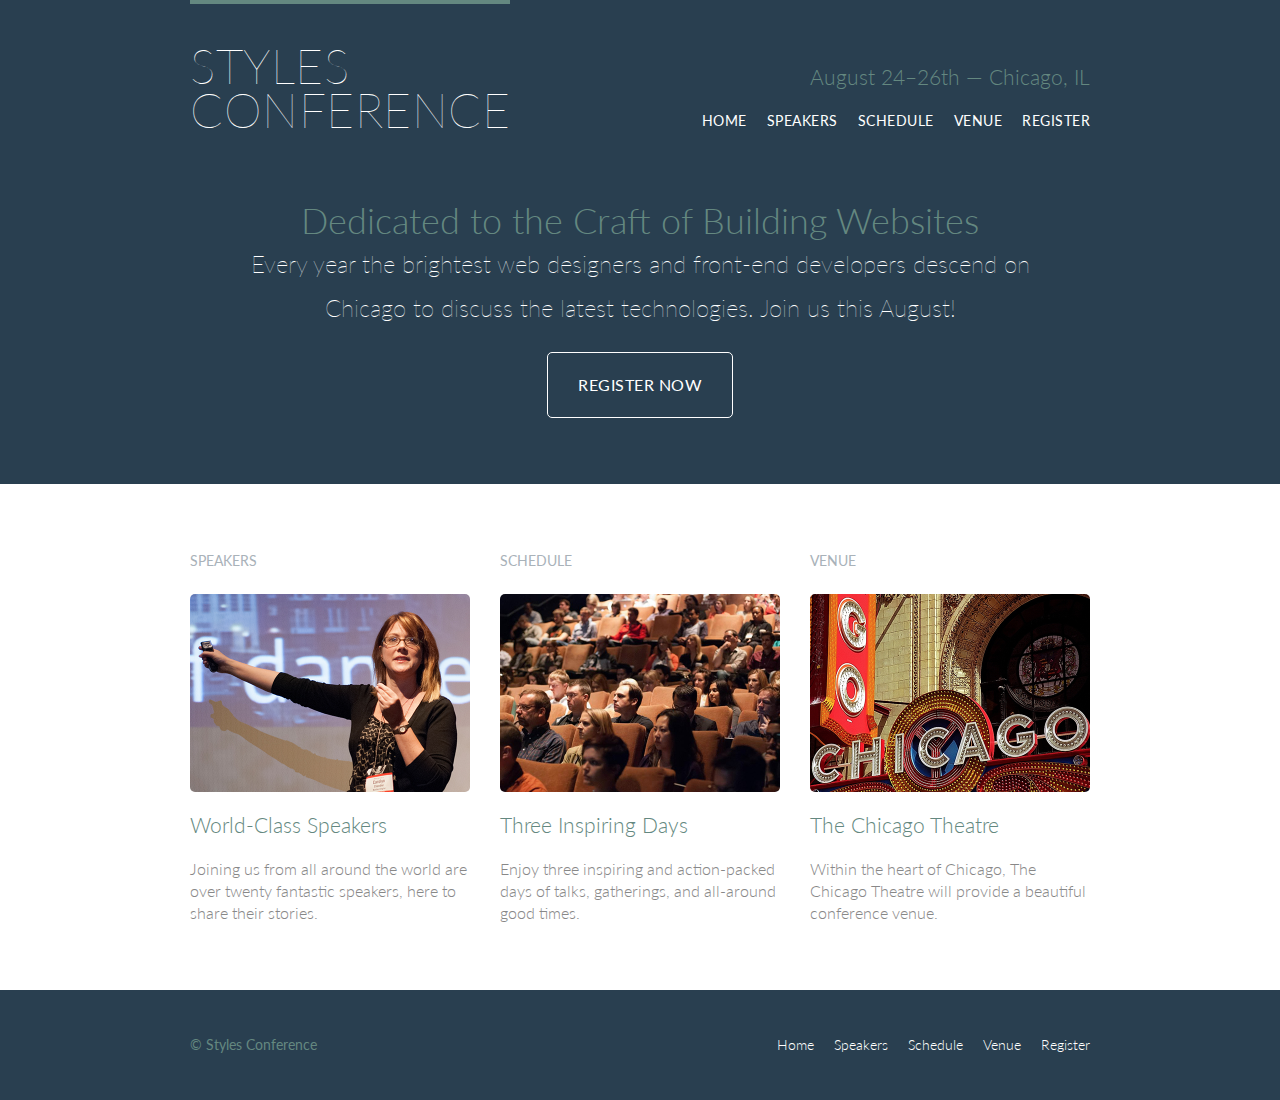
<file: styles- conference/index.html>
<!DOCTYPE html>
<html>
    <head>
        <meta charset="utf-8">
        <title>Styles Conference</title>
        <link rel="stylesheet" href="assets/stylesheets/main.css">
        <link href="https://fonts.googleapis.com/css2?family=Lato:wght@100;300;400&display=swap" rel="stylesheet">
    </head>

    <body>
        <header class="primary-header container group">
            <h1 class="logo">
                <a href="index.html">Styles <br> Conference</a>
            </h1>
            
            <h3 class="tagline">August 24&ndash;26th &mdash; Chicago, IL</h3>
    
            <nav class="nav primary-nav">
                <ul>
                    <li><a href="index.html">Home</a></li><!--
                    --><li><a href="speakers.html">Speakers</a></li><!--
                    --><li><a href="schedule.html">Schedule</a></li><!--
                    --><li><a href="Venue.html">Venue</a></li><!--
                    --><li><a href="register.html">Register</a></li>
                </ul>
            </nav>
        </header>
    
        <section class="hero container" >
            <h2>Dedicated to the Craft of Building Websites</h2>
            <p>Every year the brightest web designers and front-end developers descend on Chicago to discuss the latest technologies. Join us this August!</p>
    
            <a class="btn btn-alt" href="register.html">Register Now</a>
        </section>
    
        <section class="row">
            <div class="grid">
    
                <!-- Speakers -->
        
                <section class="teaser col-1-3">
                    <h5>Speakers</h5>
                    <a href="speakers.html">
                        <img src="assets/images/home/speakers.jpg" alt="Professional Speaker">
                        <h3>World-Class Speakers</h3>
                    </a>
                    <p>Joining us from all around the world are over twenty fantastic speakers, here to share their stories.</p>
                </section><!--
        
                    Schedule
        
                --><section class="teaser col-1-3">
                    <h5>Schedule</h5>
                    <a href="schedule.html">
                        <img src="assets/images/home/schedule.jpg" alt="Schedule">
                        <h3>Three Inspiring Days</h3>
                    </a>
                    
                    <p>Enjoy three inspiring and action-packed days of talks, gatherings, and all-around good times.</p>
                </section><!--
        
                    Venue
                    
                --><section class="teaser col-1-3">
                    <h5>Venue</h5>
                    <a href="venue.html">
                        <img src="assets/images/home/venue.jpg" alt="Venue">
                        <h3>The Chicago Theatre</h3>
                    </a>
                    
                    <p>Within the heart of Chicago, The Chicago Theatre will provide a beautiful conference venue.</p>
                </section>
            </div>
        </section>
    
        <footer class="primary-footer container group">
            <small>&copy; Styles Conference</small>
    
            <nav class="nav">
                <ul>
                    <li><a href="index.html">Home</a></li><!--
                    --><li><a href="speakers.html">Speakers</a></li><!--
                    --><li><a href="schedule.html">Schedule</a></li><!--
                    --><li><a href="Venue.html">Venue</a></li><!--
                    --><li><a href="register.html">Register</a></li>
                </ul>
            </nav>
        </footer>    
    </body>
</html>
</file>
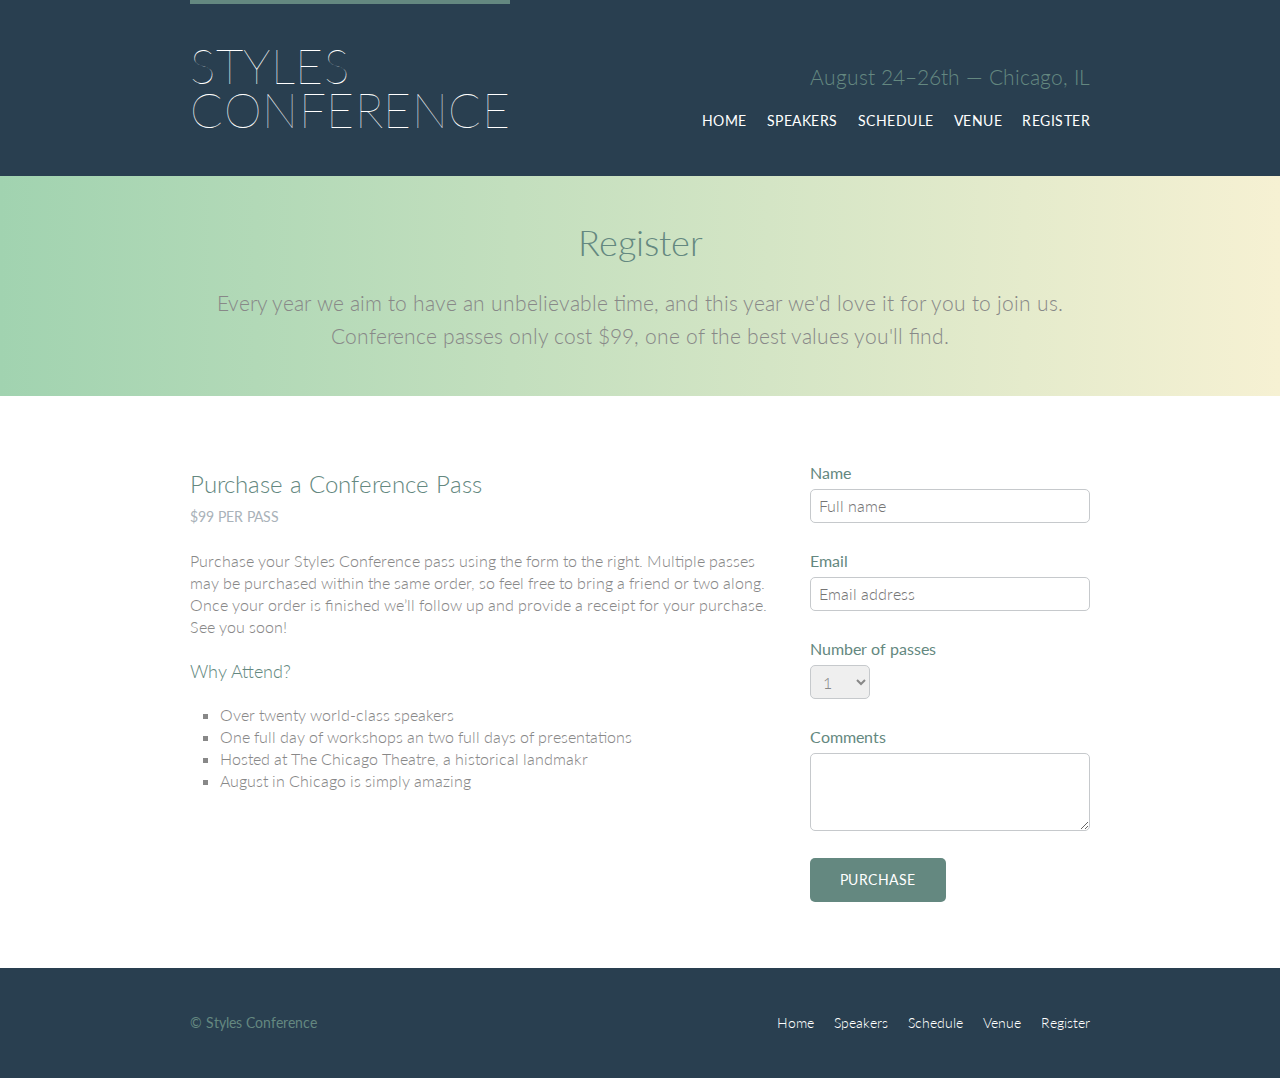
<file: styles- conference/register.html>
<!DOCTYPE html>
<html>
    <head>
        <meta charset="utf-8">
        <title>Styles Conference - Register</title>
        <link rel="stylesheet" href="assets/stylesheets/main.css">
        <link href="https://fonts.googleapis.com/css2?family=Lato:wght@100;300;400&display=swap" rel="stylesheet">
    </head>

    <body>
        <header class="primary-header container group">
            <h1 class="logo">
                <a href="index.html">Styles <br> Conference</a>
            </h1>
            <h3 class="tagline">August 24&ndash;26th &mdash; Chicago, IL</h3>
    
            <nav class="nav primary-nav">
                <ul>
                    <li><a href="index.html">Home</a></li><!--
                    --><li><a href="speakers.html">Speakers</a></li><!--
                    --><li><a href="schedule.html">Schedule</a></li><!--
                    --><li><a href="Venue.html">Venue</a></li><!--
                    --><li><a href="register.html">Register</a></li>
                </ul>
            </nav>
        </header>

        <section class="row-alt">
            <div class="lead container">
                <h1>Register</h1>

                <p>Every year we aim to have an unbelievable time, and this year we'd love it for you to join us. Conference passes only cost $99, one of the best values you'll find.</p>
            </div>
        </section>

        <section class="row">
            <div class="grid">

                <section class="col-2-3">
                    
                    <h2>Purchase a Conference Pass</h2>
                    <h5>$99 per Pass</h5>

                    <p>Purchase your Styles Conference pass using the form to the right. Multiple passes may be purchased within the same order, so feel free to bring a friend or two along. Once your order is finished we&#8217;ll follow up and provide a receipt for your purchase. See you soon!</p>

                    <h4>Why Attend?</h4>

                    <ul class="why-attend">
                        <li>Over twenty world-class speakers</li>
                        <li>One full day of workshops an two full days of presentations</li>
                        <li>Hosted at The Chicago Theatre, a historical landmakr</li>
                        <li>August in Chicago is simply amazing</li>
                    </ul>

                </section><!--

                --><form class="col-1-3" action="#" method="post">

                    <fieldset class="register-group">

                        <label>
                            Name
                            <input type="text" name="name" placeholder="Full name" required>
                        </label>

                        <label>
                            Email
                            <input type="email" name="email" placeholder="Email address" required>
                        </label>

                        <label>
                            Number of passes
                            <select name="quantity" required>
                                <option value="1" selected>1</option>
                                <option value="2">2</option>
                                <option value="3">3</option>
                                <option value="4">4</option>
                                <option value="5">5</option>
                            </select>
                        </label>

                        <label>
                            Comments
                            <textarea name="comments"></textarea>
                        </label>
                    </fieldset>

                    <input class="btn btn-default" type="submit" name="submit" value="Purchase">

                </form>
            </div>
        </section>
    
        <footer class="primary-footer container group">
            <small>&copy; Styles Conference</small>
    
            <nav class="nav">
                <ul>
                    <li><a href="index.html">Home</a></li><!--
                    --><li><a href="speakers.html">Speakers</a></li><!--
                    --><li><a href="schedule.html">Schedule</a></li><!--
                    --><li><a href="Venue.html">Venue</a></li><!--
                    --><li><a href="register.html">Register</a></li>
                </ul>
            </nav>
        </footer>
    </body>
</html>
</file>
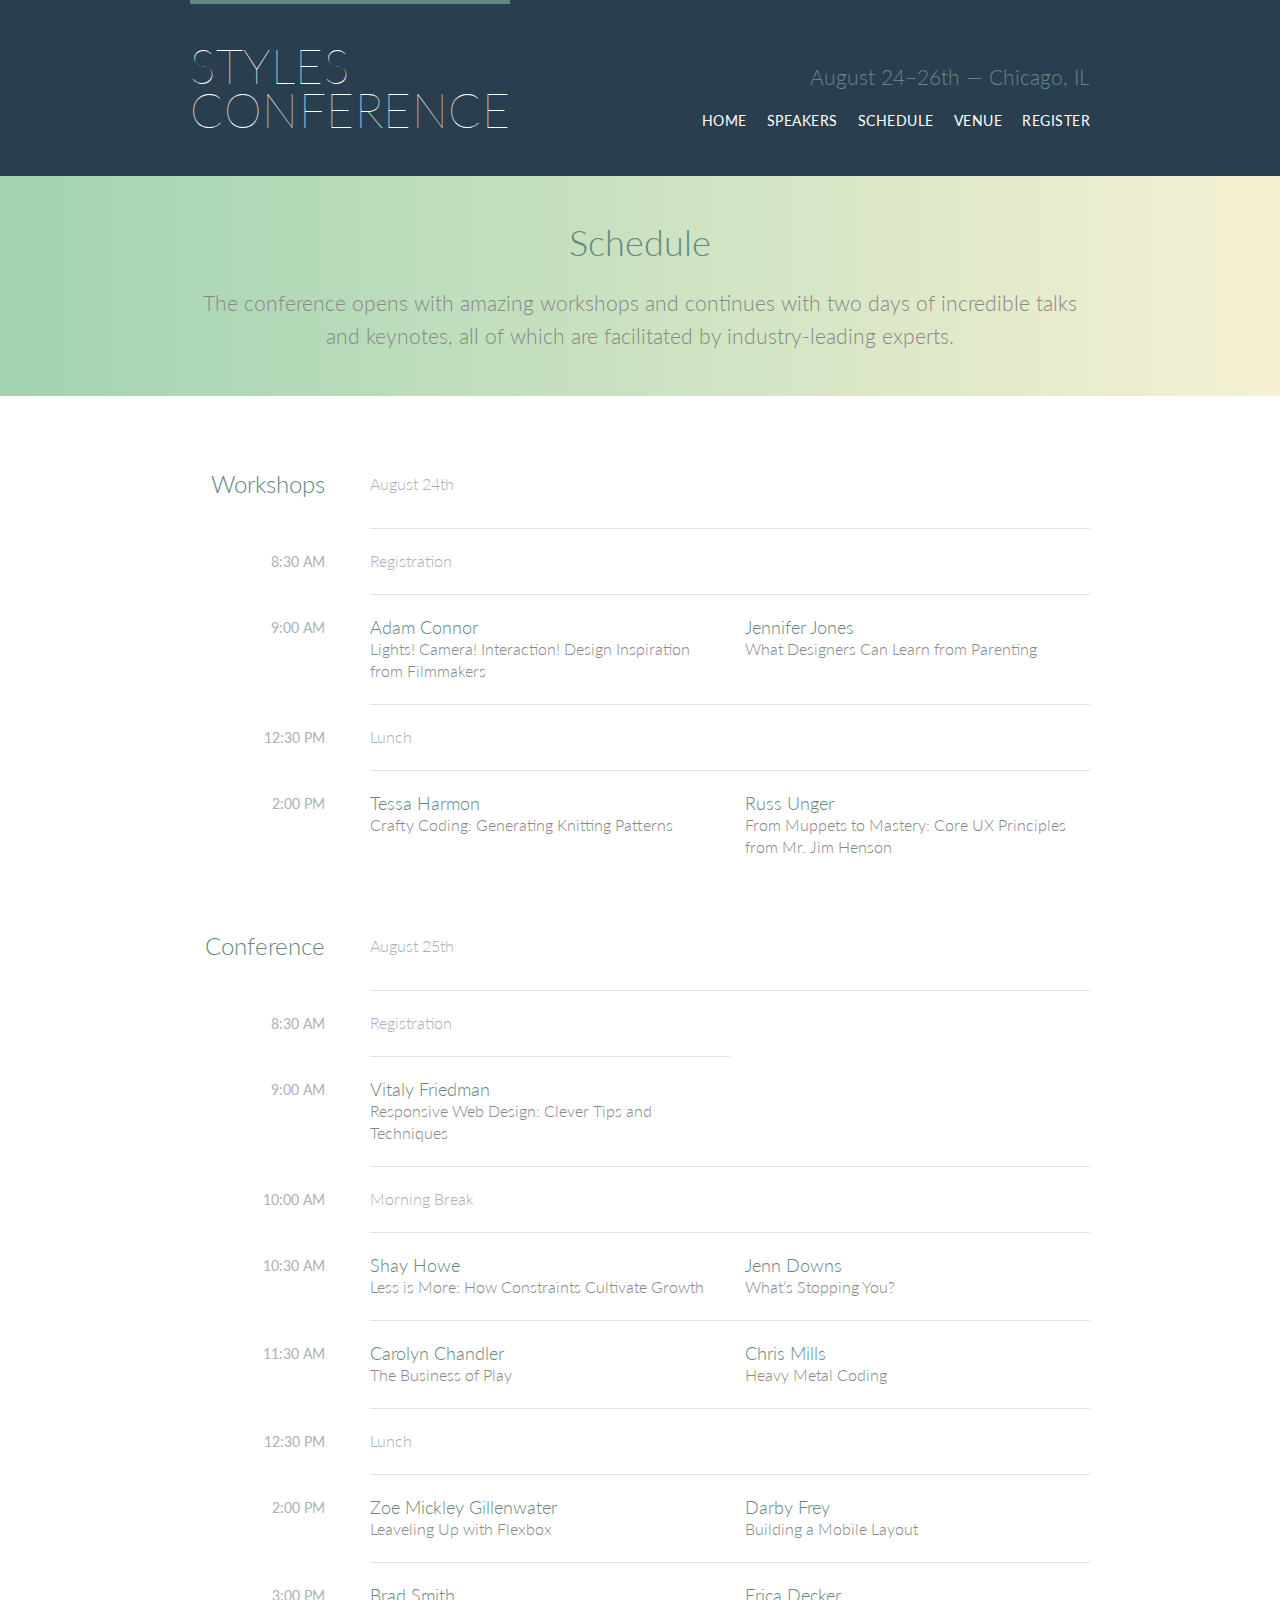
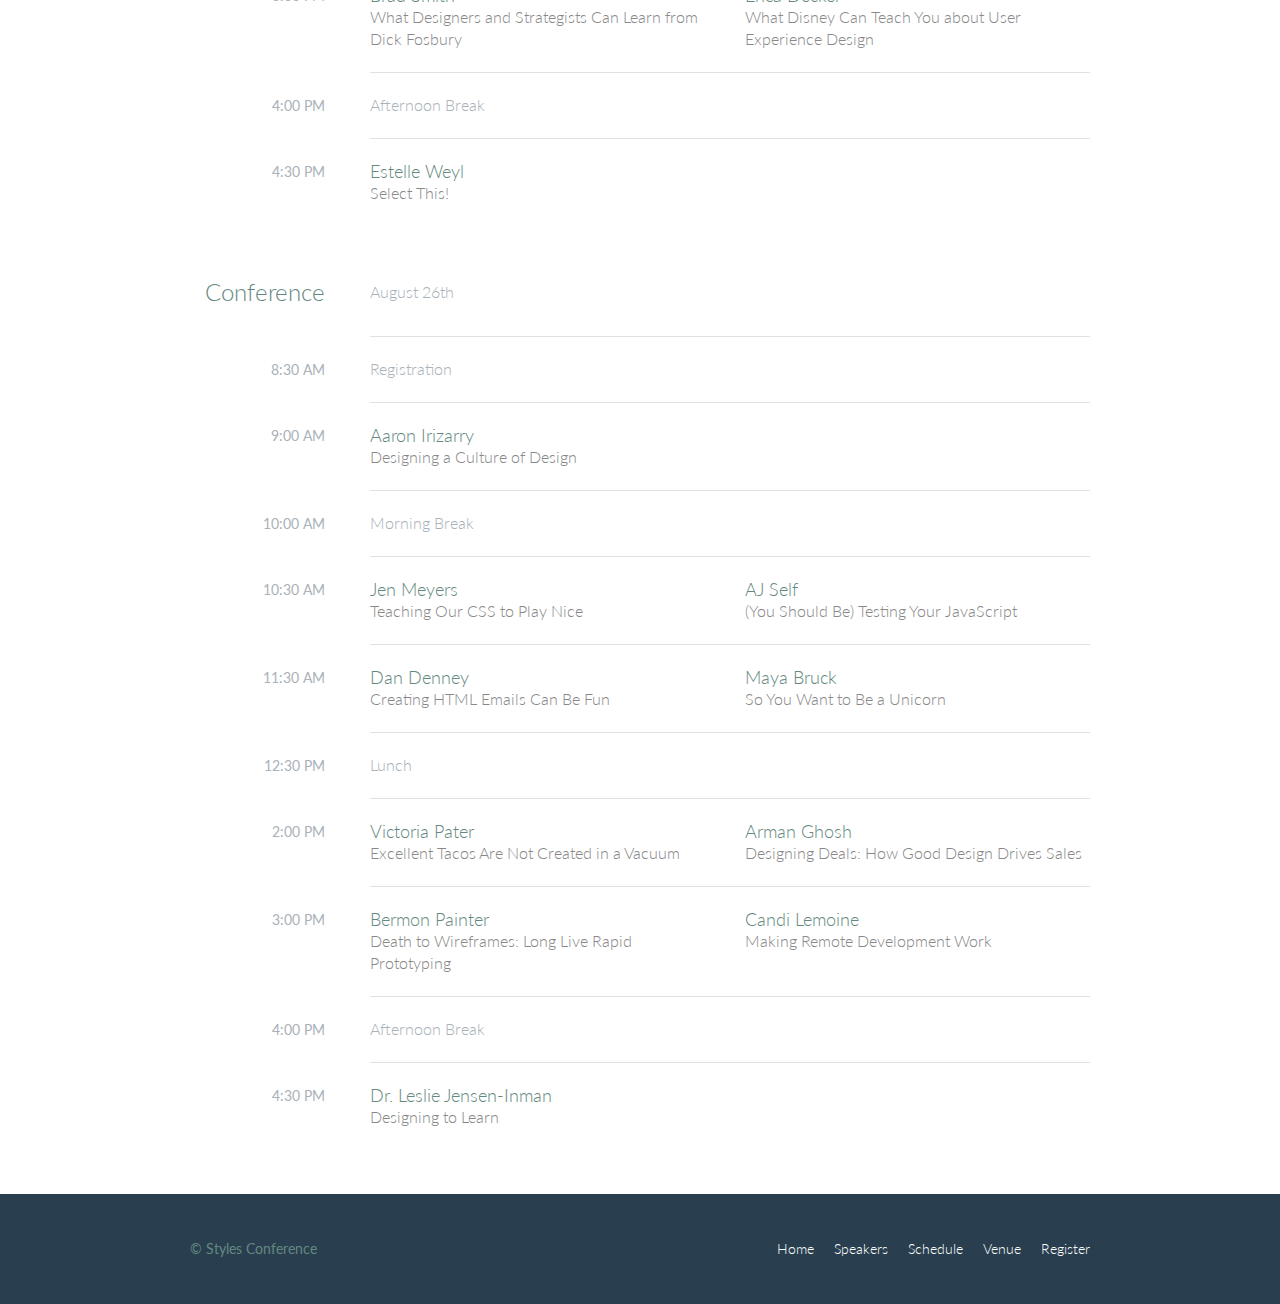
<file: styles- conference/schedule.html>
<!DOCTYPE html>
<html>
    <head>
        <meta charset="utf-8">
        <title>Speakers Conference - Schedule</title>
        <link rel="stylesheet" href="assets/stylesheets/main.css">
        <link href="https://fonts.googleapis.com/css2?family=Lato:wght@100;300;400&display=swap" rel="stylesheet">
    </head>

    <body>
        <header class="primary-header container group">
            <h1 class="logo">
                <a href="index.html">Styles <br> Conference</a>
            </h1>
            <h3 class="tagline">August 24&ndash;26th &mdash; Chicago, IL</h3>
        
            <nav class="nav primary-nav">
                <ul>
                    <li><a href="index.html">Home</a></li><!--
                    --><li><a href="speakers.html">Speakers</a></li><!--
                    --><li><a href="schedule.html">Schedule</a></li><!--
                    --><li><a href="Venue.html">Venue</a></li><!--
                    --><li><a href="register.html">Register</a></li>
                </ul>
            </nav>
        </header>

        <section class="row-alt">
            <div class="lead container">
                <h1>Schedule</h1>

                <p>The conference opens with amazing workshops and continues with two days of incredible talks and keynotes, all of which are facilitated by industry-leading experts.</p>
            </div>
        </section>

        <section class="row">
            <div class="container">

                <table>
                    <thead>
                        <tr>
                            <th scope="row">
                                Workshops
                            </th>
                            <td class="schedule-offset" colspan="2">
                                August 24th
                            </td>
                        </tr>
                    </thead>
                    <tbody>
                        <tr>
                            <th scope="row">
                                <time datetime="08:30:00">8:30 AM</time>
                            </th>
                            <td class="schedule-offset" colspan="2">
                                Registration
                            </td>
                        </tr>
                        <tr>
                            <th scope="row">
                                <time datetime="09:00:00">9:00 AM</time>
                            </th>
                            <td>
                                <a href="speakers.html#adam-connor">
                                    <h4>Adam Connor</h4>
                                    Lights! Camera! Interaction! Design Inspiration from Filmmakers
                                </a>
                            </td>
                            <td>
                                <a href="speakers.html#jennifer-jones">
                                    <h4>Jennifer Jones</h4>
                                    What Designers Can Learn from Parenting
                                </a>
                            </td>
                        </tr>
                        <tr>
                            <th scope="row">
                                <time datetime="12:30:00">12:30 PM</time>
                            </th>
                            <td class="schedule-offset" colspan="2">
                                Lunch
                            </td>
                        </tr>
                        <tr>
                            <th scope="row">
                                <time datetime="14:00">2:00 PM</time>
                            </th>
                            <td>
                                <a href="speakers.html#tessa-harmon">
                                    <h4>Tessa Harmon</h4>
                                    Crafty Coding: Generating Knitting Patterns
                                </a>
                            </td>
                            <td>
                                <a href="speakers.html#russ-unger">
                                    <h4>Russ Unger</h4>
                                    From Muppets to Mastery: Core UX Principles from Mr. Jim Henson
                                </a>
                            </td>
                        </tr>
                    </tbody>
                </table>

                <table>
                    <thead>
                        <tr>
                            <th scope="row">
                                Conference
                            </th>
                            <td class="schedule-offset" colspan="2">
                                August 25th
                            </td>
                        </tr>
                    </thead>
                    <tbody>
                        <tr>
                            <th scope="row">
                                <time datetime="08:30:00">8:30 AM</time>
                            </th>
                            <td class="schedule-offset" colspan="2">
                                Registration
                            </td>
                        </tr>
                        <tr>
                            <th scope="row">
                                <time datetime="09:00:00">9:00 AM</time>
                            </th>
                            <td>
                                <a href="speakers.html#vitaly-friedman">
                                    <h4>Vitaly Friedman</h4>
                                    Responsive Web Design: Clever Tips and Techniques
                                </a>
                            </td>
                        </tr>
                        <tr>
                            <th scope="row">
                                <time datetime="10:00:00">10:00 AM</time>
                            </th>
                            <td class="schedule-offset" colspan="2">
                                Morning Break
                            </td>
                        </tr>
                        <tr>
                            <th scope="row">
                                <time datetime="10:30:00">10:30 AM</time>
                            </th>
                            <td>
                                <a href="speakers.html#shay-howe">
                                    <h4>Shay Howe</h4>
                                    Less is More: How Constraints Cultivate Growth
                                </a>
                            </td>
                            <td>
                                <a href="speakers.html#jenn-downs">
                                    <h4>Jenn Downs</h4>
                                    What&#8217;s Stopping You?
                                </a>
                            </td>
                        </tr>
                        <tr>
                            <th scope="row">
                                <time datetime="11:30:00">11:30 AM</time>
                            </th>
                            <td>
                                <a href="speakers.html#carolyn-chandler">
                                    <h4>Carolyn Chandler</h4>
                                    The Business of Play
                                </a>
                            </td>
                            <td>
                                <a href="speakers.html#chris-mills">
                                    <h4>Chris Mills</h4>
                                    Heavy Metal Coding
                                </a>
                            </td>
                        </tr>
                        <tr>
                            <th scope="row">
                                <time datetime="12:30:00">12:30 PM</time>
                            </th>
                            <td class="schedule-offset" colspan="2">
                                Lunch
                            </td>
                        </tr>
                        <tr>
                            <th scope="row">
                                <time datetime="14:00">2:00 PM</time>
                            </th>
                            <td>
                                <a href="speakers.html#zoe-mickley-gillenwater">
                                    <h4>Zoe Mickley Gillenwater</h4>
                                    Leaveling Up with Flexbox
                                </a>
                            </td>
                            <td>
                                <a href="speakers.html#darby-frey">
                                    <h4>Darby Frey</h4>
                                    Building a Mobile Layout
                                </a>
                            </td>
                        </tr>
                        <tr>
                            <th scope="row">
                                <time datetime="15:00:00">3:00 PM</time>
                            </th>
                            <td>
                                <a href="speakers.html#brad-smith">
                                    <h4>Brad Smith</h4>
                                    What Designers and Strategists Can Learn from Dick Fosbury
                                </a>
                            </td>
                            <td>
                                <a href="speakers.html#erica-decker">
                                    <h4>Erica Decker</h4>
                                    What Disney Can Teach You about User Experience Design
                                </a>
                            </td>
                        </tr>
                        <tr>
                            <th scope="row">
                                <time datetime="16:00:00">4:00 PM</time>
                            </th>
                            <td class="schedule-offset" colspan="2">
                                Afternoon Break
                            </td>
                        </tr>
                        <tr>
                            <th scope="row">
                                <time datetime="16:30:00">4:30 PM</time>
                            </th>
                            <td colspan="2">
                                <a href="speakers.html#estelle-weyl">
                                    <h4>Estelle Weyl</h4>
                                    Select This!
                                </a>
                            </td>
                        </tr>
                    </tbody>
                </table>

                <table>
                    <thead>
                        <tr>
                            <th scope="row">
                                Conference
                            </th>
                            <td class="schedule-offset" colspan="2">
                                August 26th
                            </td>
                        </tr>
                    </thead>
                    <tbody>
                        <tr>
                            <th scope="row">
                                <time datetime="08:30:00">8:30 AM</time>
                            </th>
                            <td class="schedule-offset" colspan="2">
                                Registration
                            </td>
                        </tr>
                        <tr>
                            <th scope="row">
                                <time datetime="09:00:00">9:00 AM</time>
                            </th>
                            <td colspan="2">
                                <a href="speakers.html#aaron-irizarry">
                                    <h4>Aaron Irizarry</h4>
                                    Designing a Culture of Design
                                </a>
                            </td>
                        </tr>
                        <tr>
                            <th scope="row">
                                <time datetime="10:00:00">10:00 AM</time>
                            </th>
                            <td class="schedule-offset" colspan="2">
                                Morning Break
                            </td>
                        </tr>
                        <tr>
                            <th scope="row">
                                <time datatime="10:30:00">10:30 AM</time>
                            </th>
                            <td>
                                <a href="speakers.html#jen-myers">
                                    <h4>Jen Meyers</h4>
                                    Teaching Our CSS to Play Nice
                                </a>
                            </td>
                            <td>
                                <a href="speakers.html#aj-self">
                                    <h4>AJ Self</h4>
                                    (You Should Be) Testing Your JavaScript
                                </a>
                            </td>
                        </tr>
                        <tr>
                            <th scope="row">
                                <time datetime="11:30:00">11:30 AM</time>
                            </th>
                            <td>
                                <a href="speakers.html#dan-denney">
                                    <h4>Dan Denney</h4>
                                    Creating HTML Emails Can Be Fun
                                </a>
                            </td>
                            <td>
                                <a href="speakers.html#maya-bruck">
                                    <h4>Maya Bruck</h4>
                                    So You Want to Be a Unicorn
                                </a>
                            </td>
                        </tr>
                        <tr>
                            <th scope="row">
                                <time datetime="12:30:00">12:30 PM</time>
                            </th>
                            <td class="schedule-offset" colspan="2">
                                Lunch
                            </td>
                        </tr>
                        <tr>
                            <th scope="row">
                                <time datetime="14:00">2:00 PM</time>
                            </th>
                            <td>
                                <a href="speakers.html#victoria-pater">
                                    <h4>Victoria Pater</h4>
                                    Excellent Tacos Are Not Created in a Vacuum
                                </a>
                            </td>
                            <td>
                                <a href="speakers.html#arman-ghosh">
                                    <h4>Arman Ghosh</h4>
                                    Designing Deals: How Good Design Drives Sales
                                </a>
                            </td>
                        </tr>
                        <tr>
                            <th scope="row">
                                <time datetime="15:00">3:00 PM</time>
                            </th>
                            <td>
                                <a href="speakers.html#bermon-painter">
                                    <h4>Bermon Painter</h4>
                                    Death to Wireframes: Long Live Rapid Prototyping
                                </a>
                            </td>
                            <td>
                                <a href="speakers.html#candi-lemoine">
                                    <h4>Candi Lemoine</h4>
                                    Making Remote Development Work
                                </a>
                            </td>
                        </tr>
                        <tr>
                            <th scope="row">
                                <time datetime="16:00">4:00 PM</time>
                            </th>
                            <td class="schedule-offset" colspan="2">
                                Afternoon Break
                            </td>
                        </tr>
                        <tr>
                            <th scope="row">
                                <time datetime="16:30:00">4:30 PM</time>
                            </th>
                            <td colspan="2">
                                <a href="speakers.html#leslie-jensen-inman">
                                    <h4>Dr. Leslie Jensen-Inman</h4>
                                    Designing to Learn
                                </a>
                            </td>
                        </tr>
                    </tbody>
                </table>

            </div>
        </section>
        
        <footer class="primary-footer container group">
            <small>&copy; Styles Conference</small>
        
            <nav class="nav">
                <ul>
                    <li><a href="index.html">Home</a></li><!--
                    --><li><a href="speakers.html">Speakers</a></li><!--
                    --><li><a href="schedule.html">Schedule</a></li><!--
                    --><li><a href="Venue.html">Venue</a></li><!--
                    --><li><a href="register.html">Register</a></li>
                </ul>
            </nav>
        </footer>
    </body>
</html>
</file>
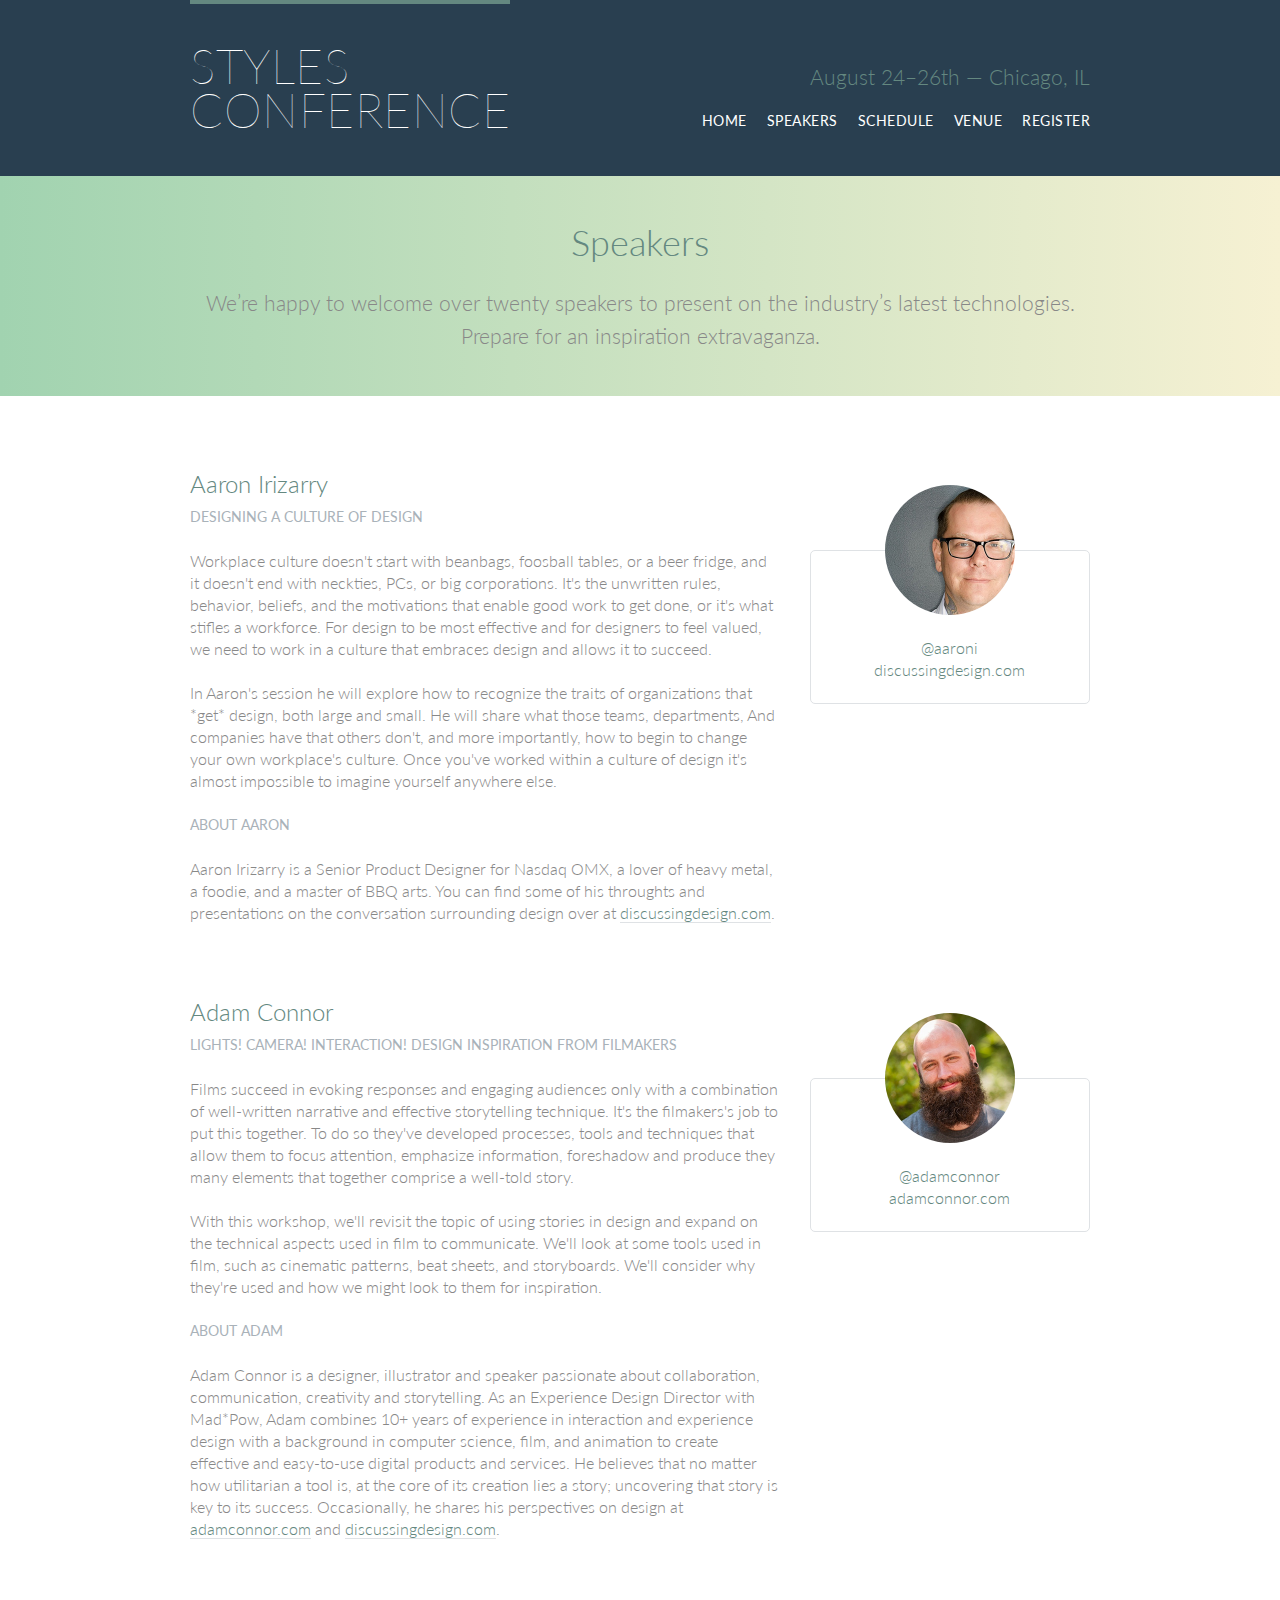
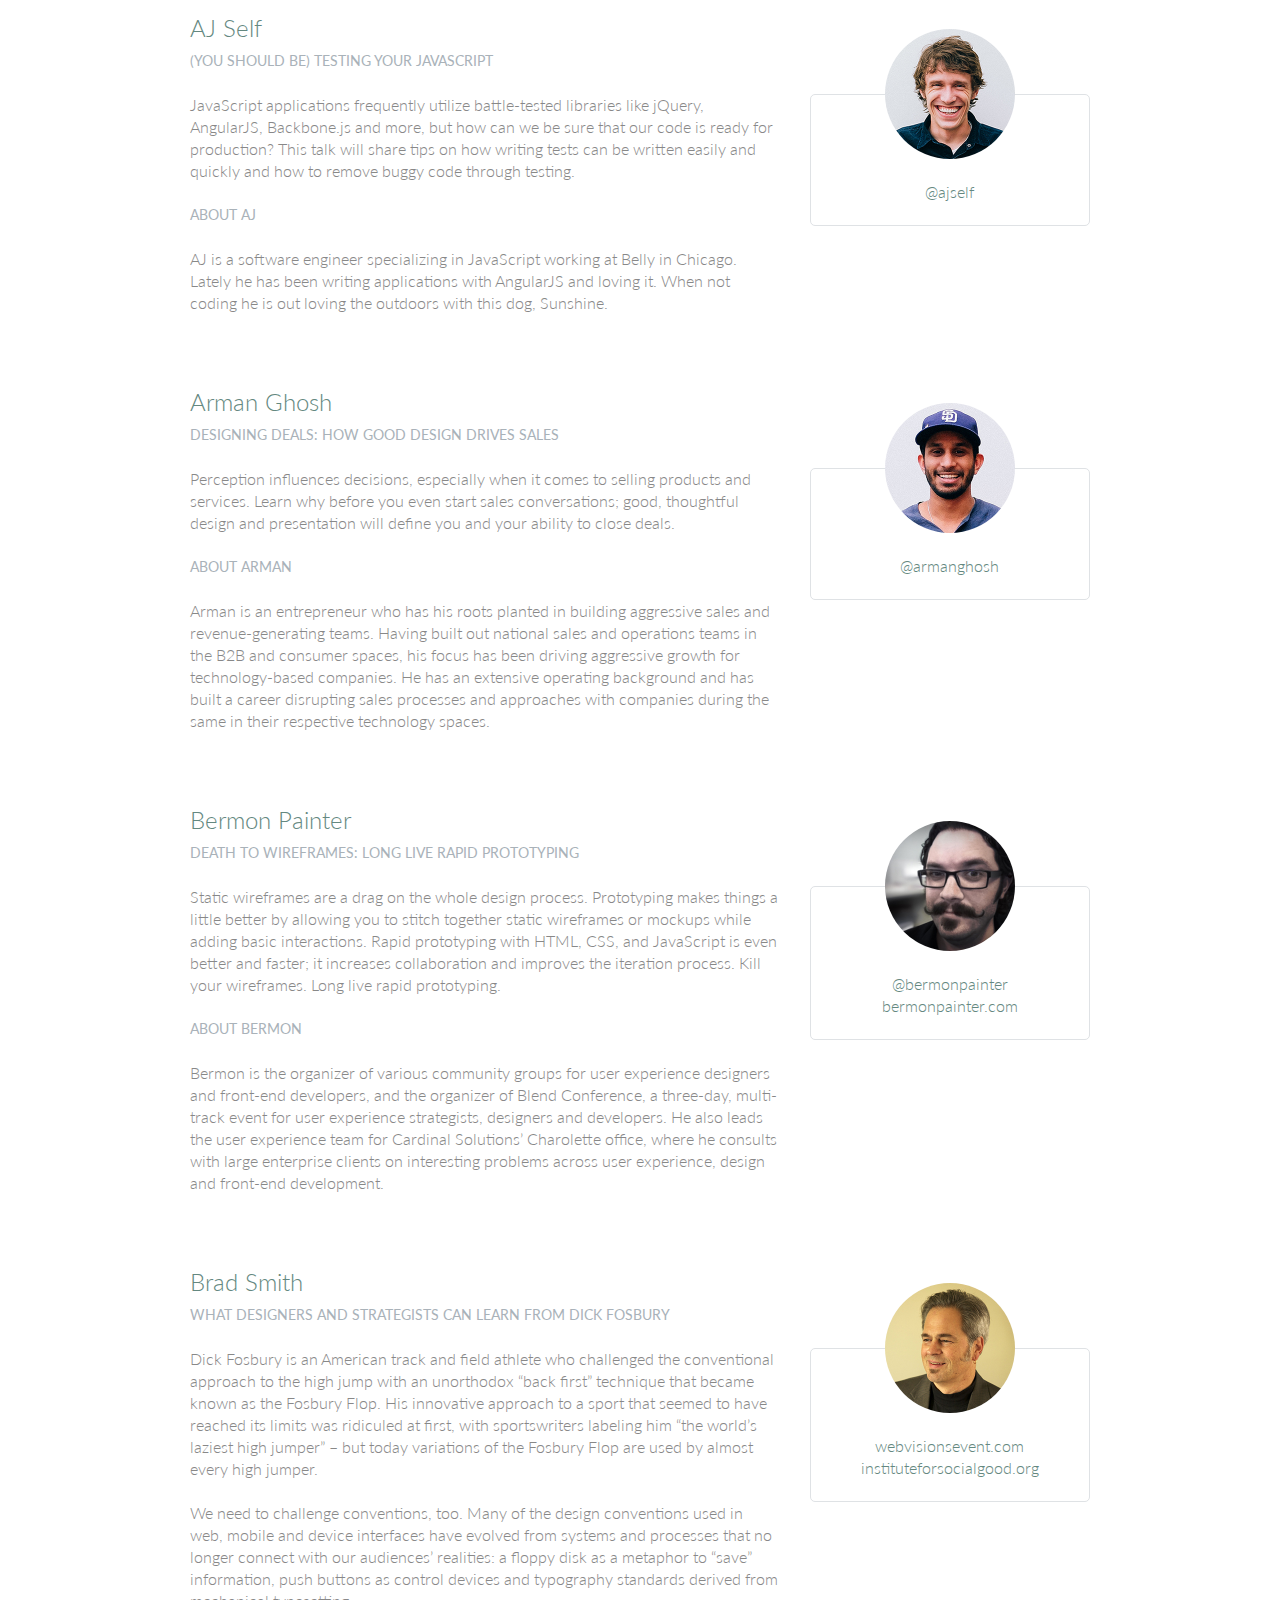
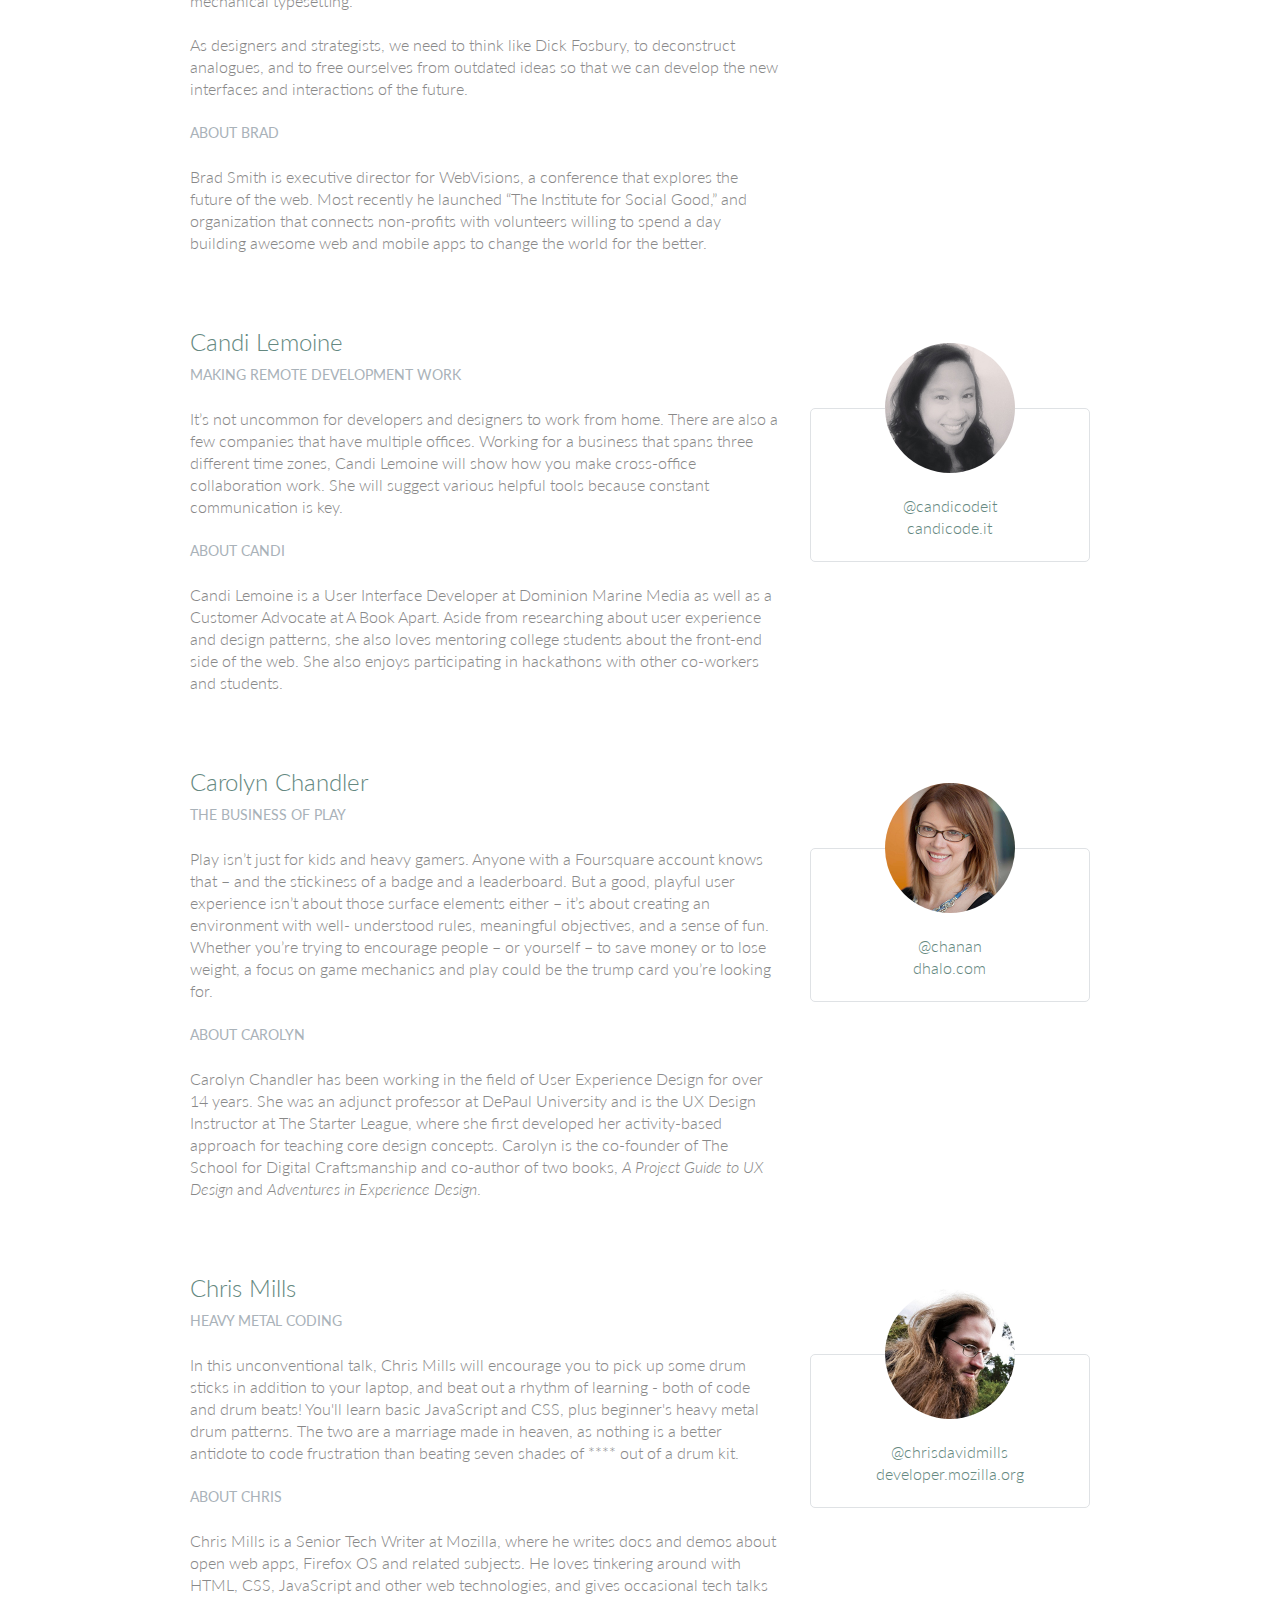
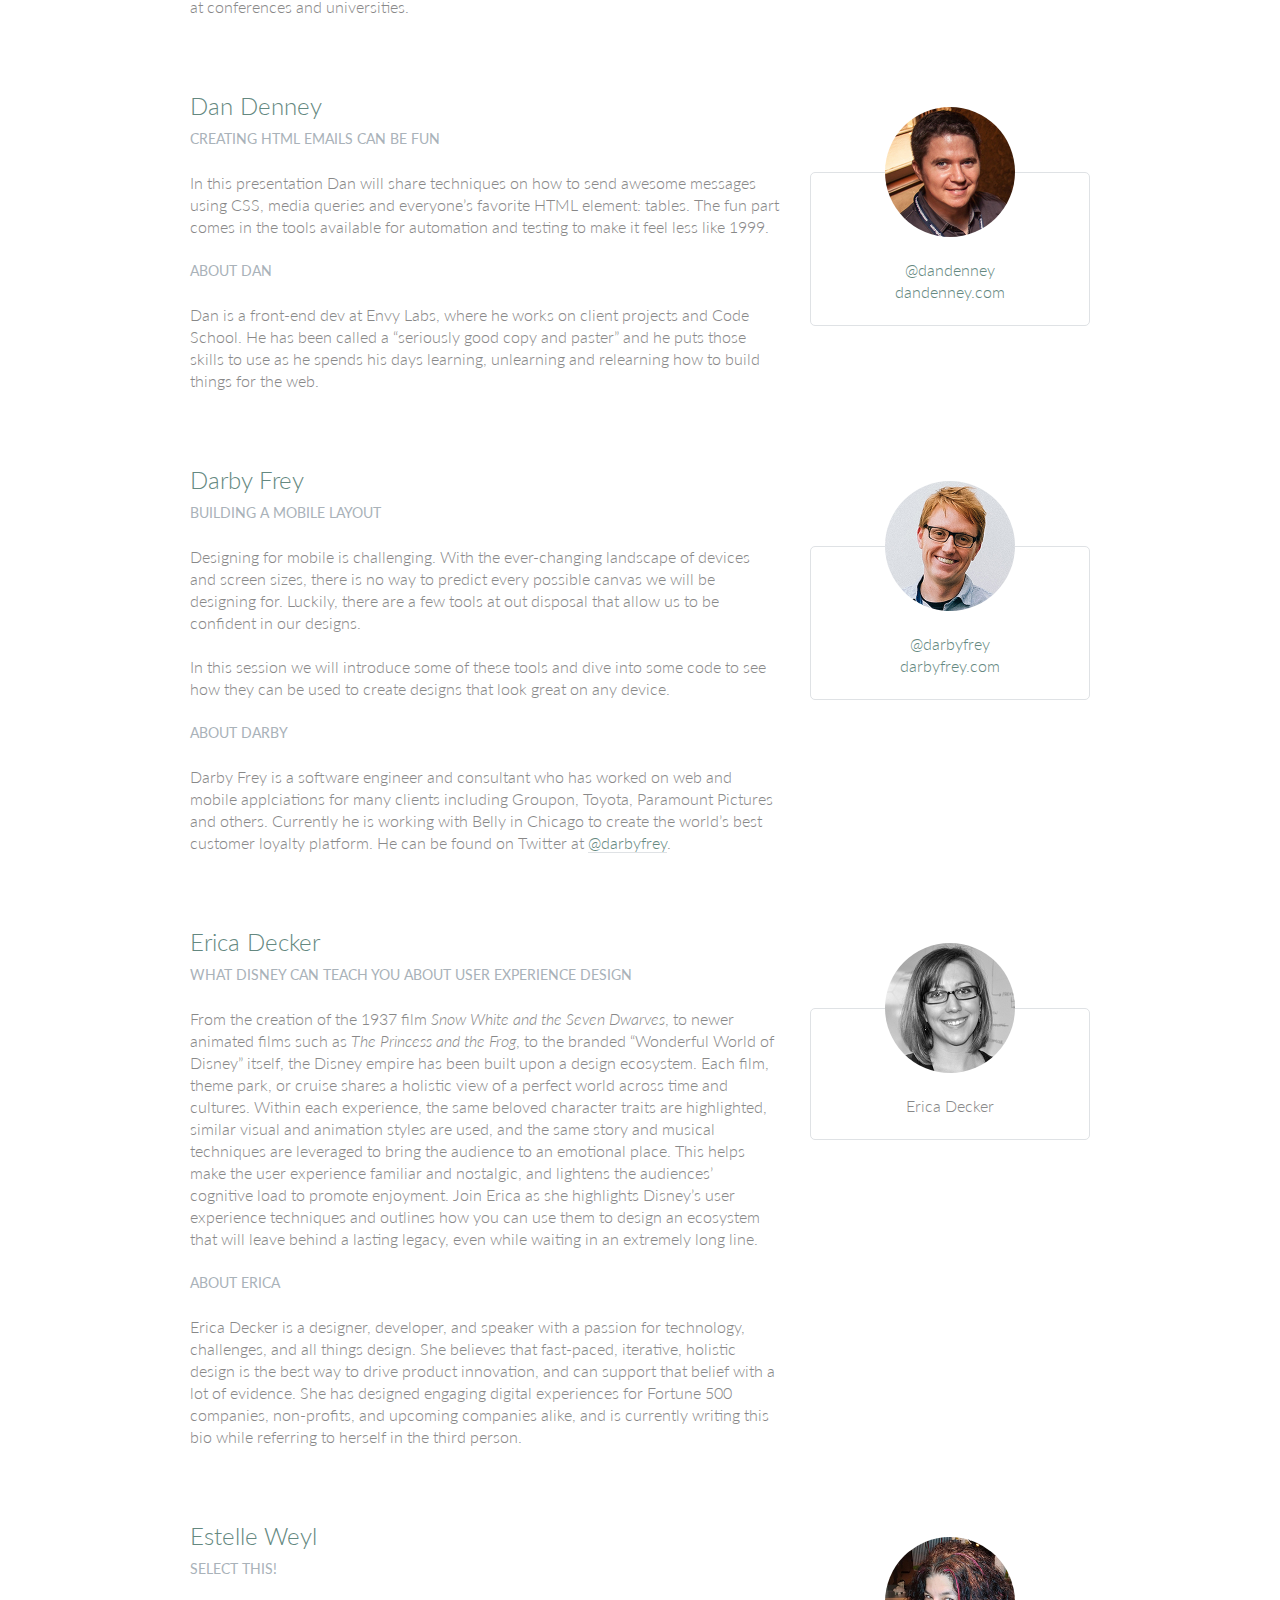
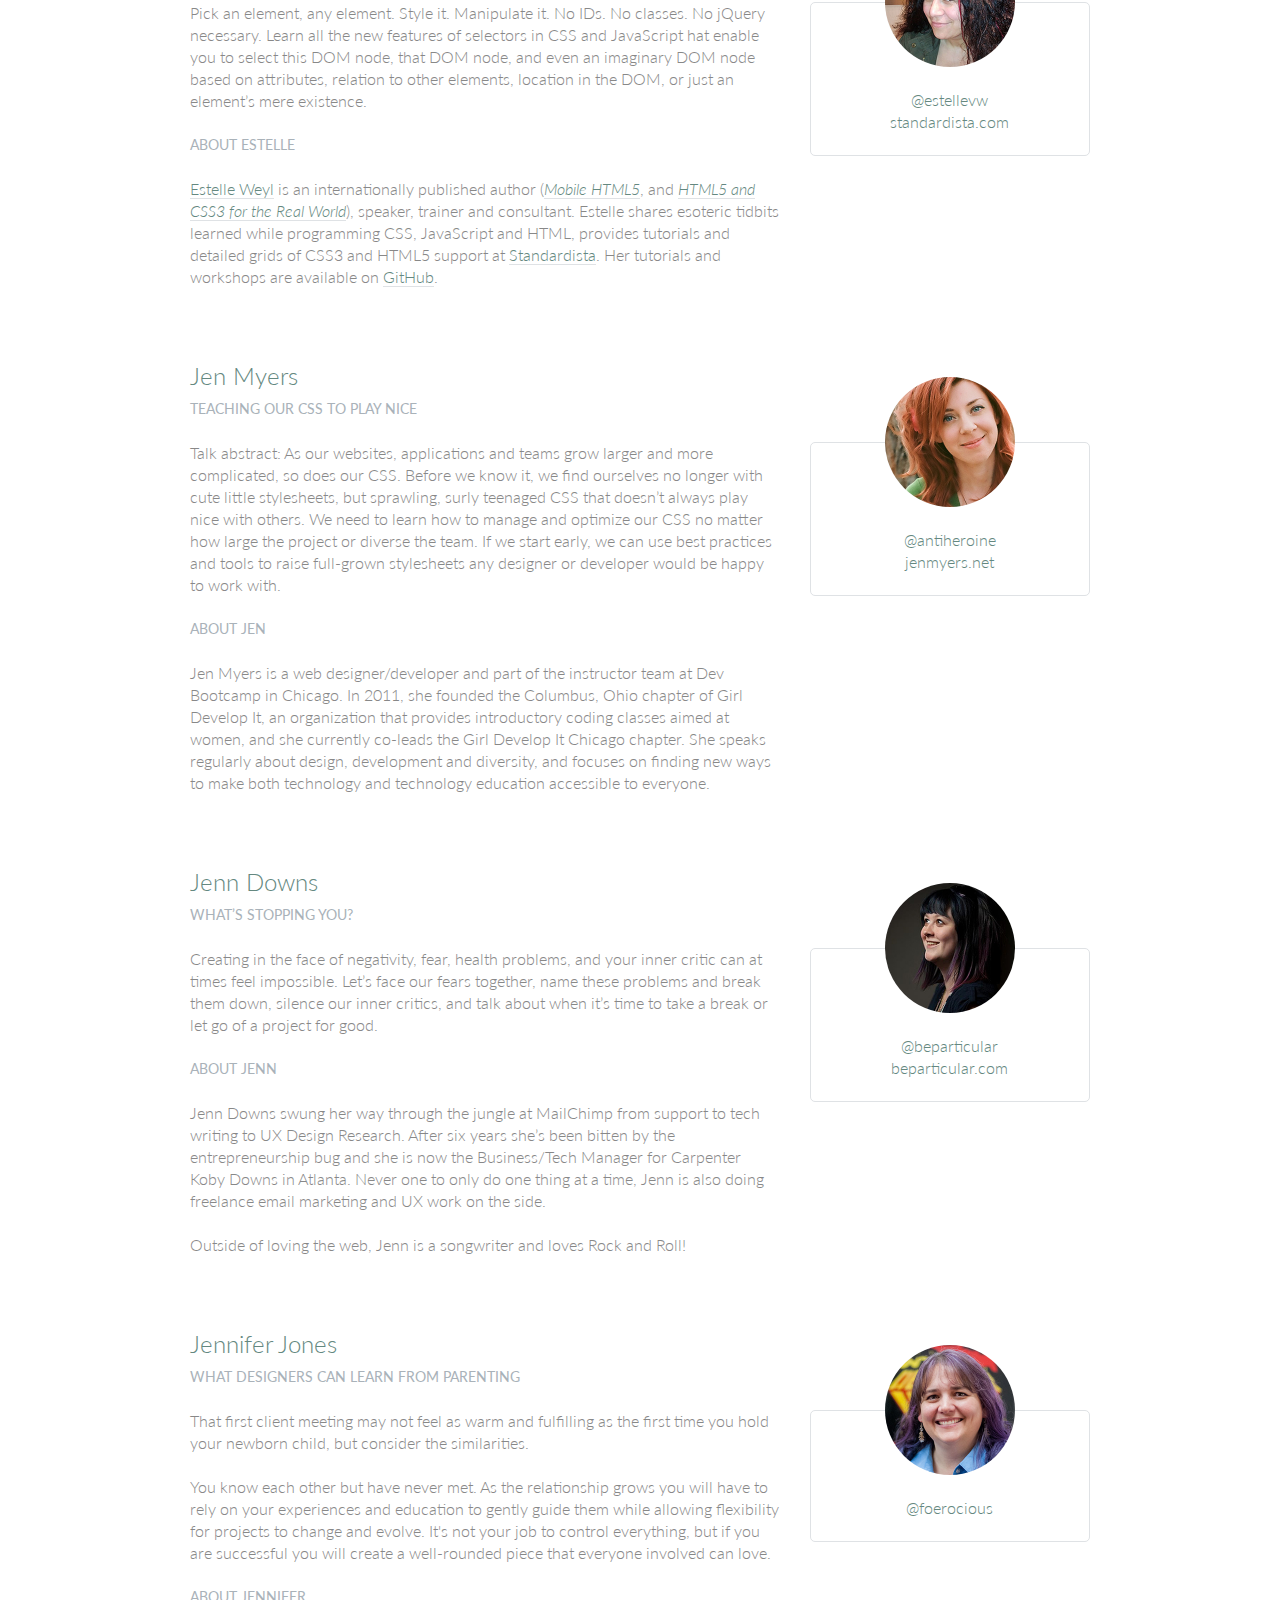
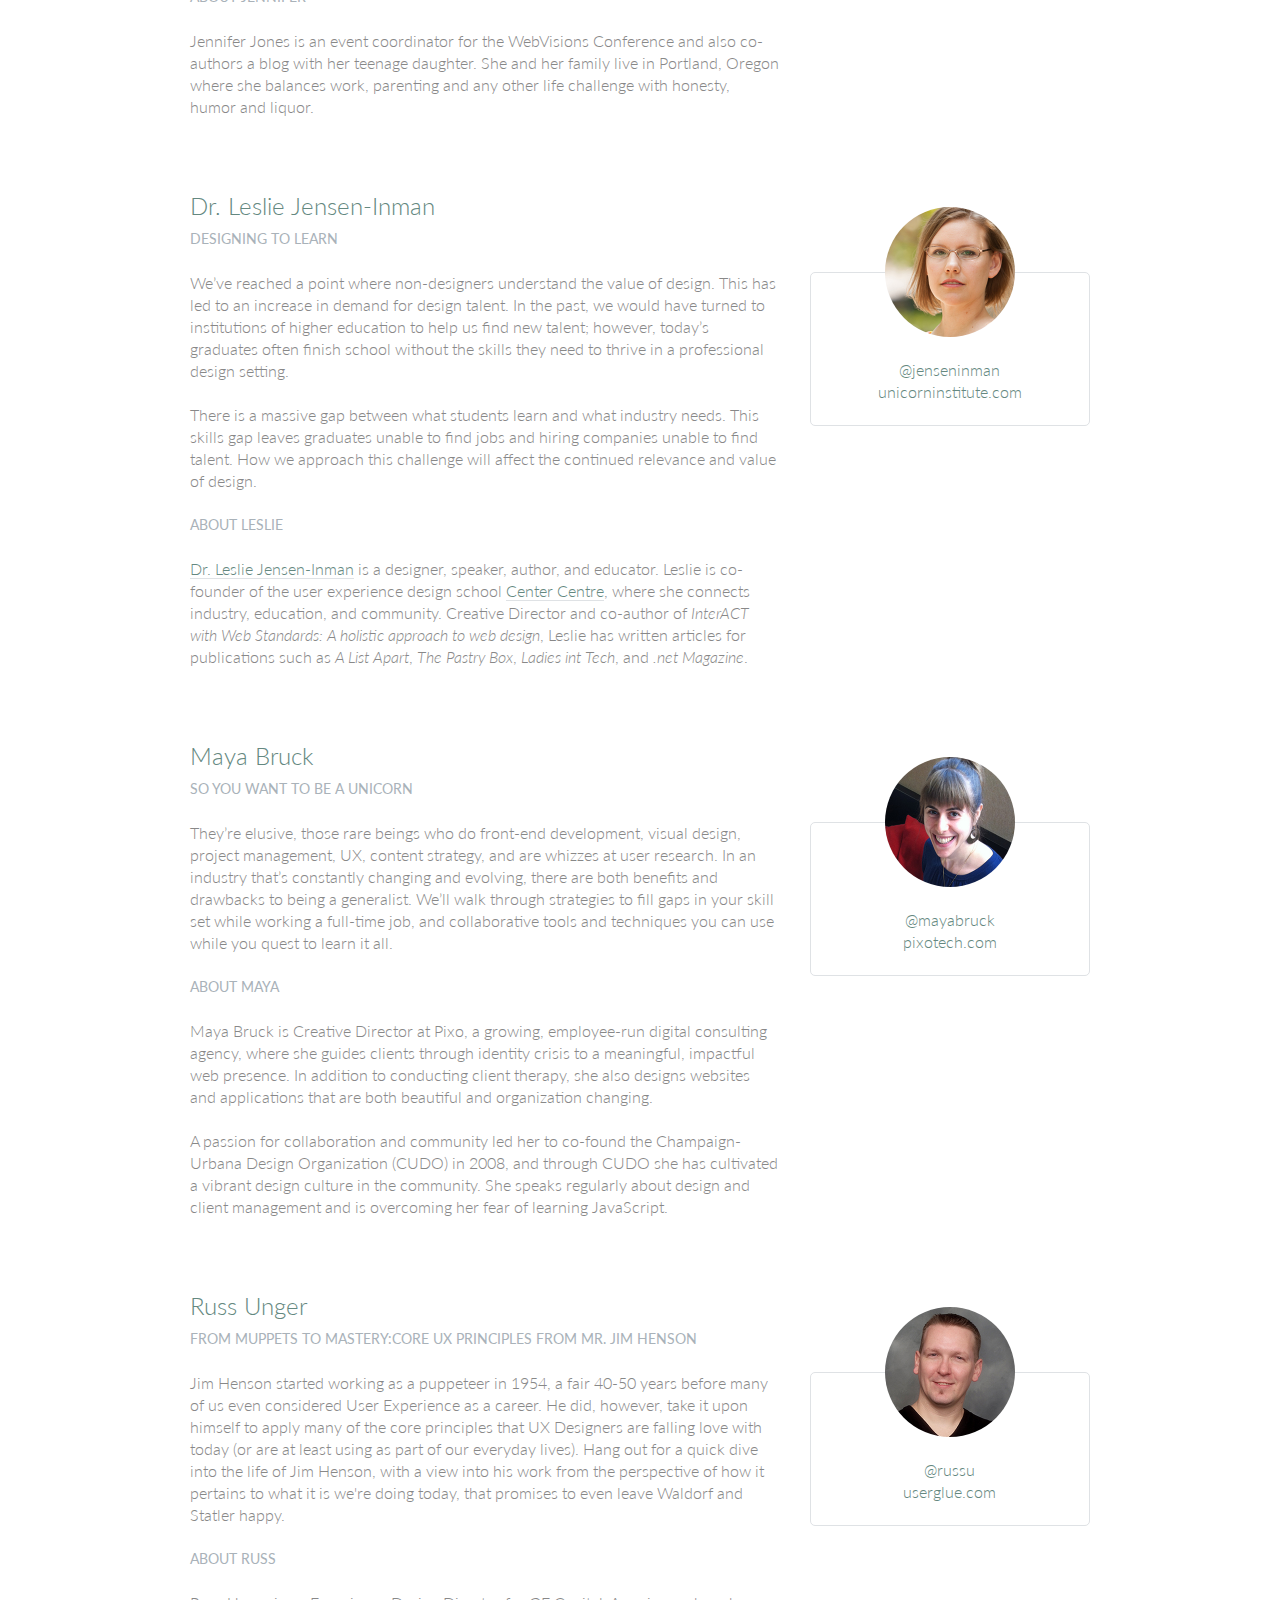
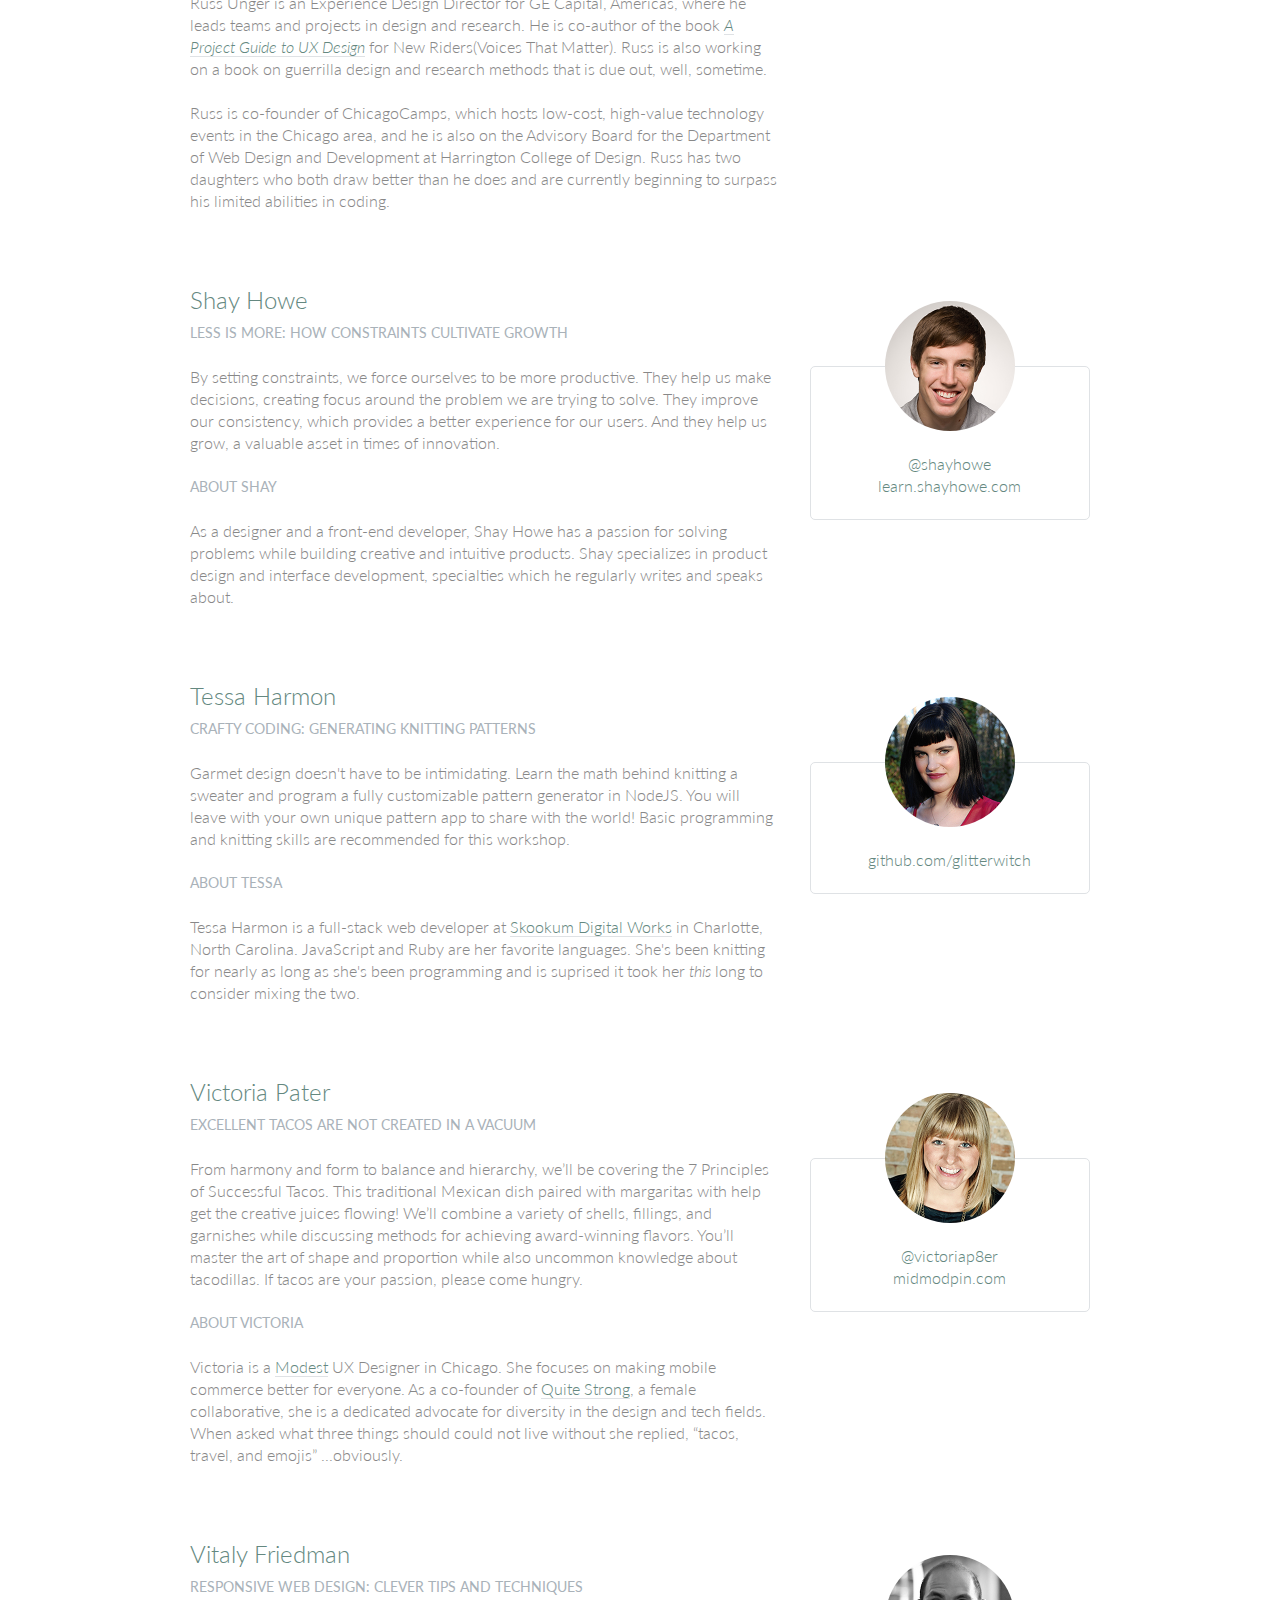
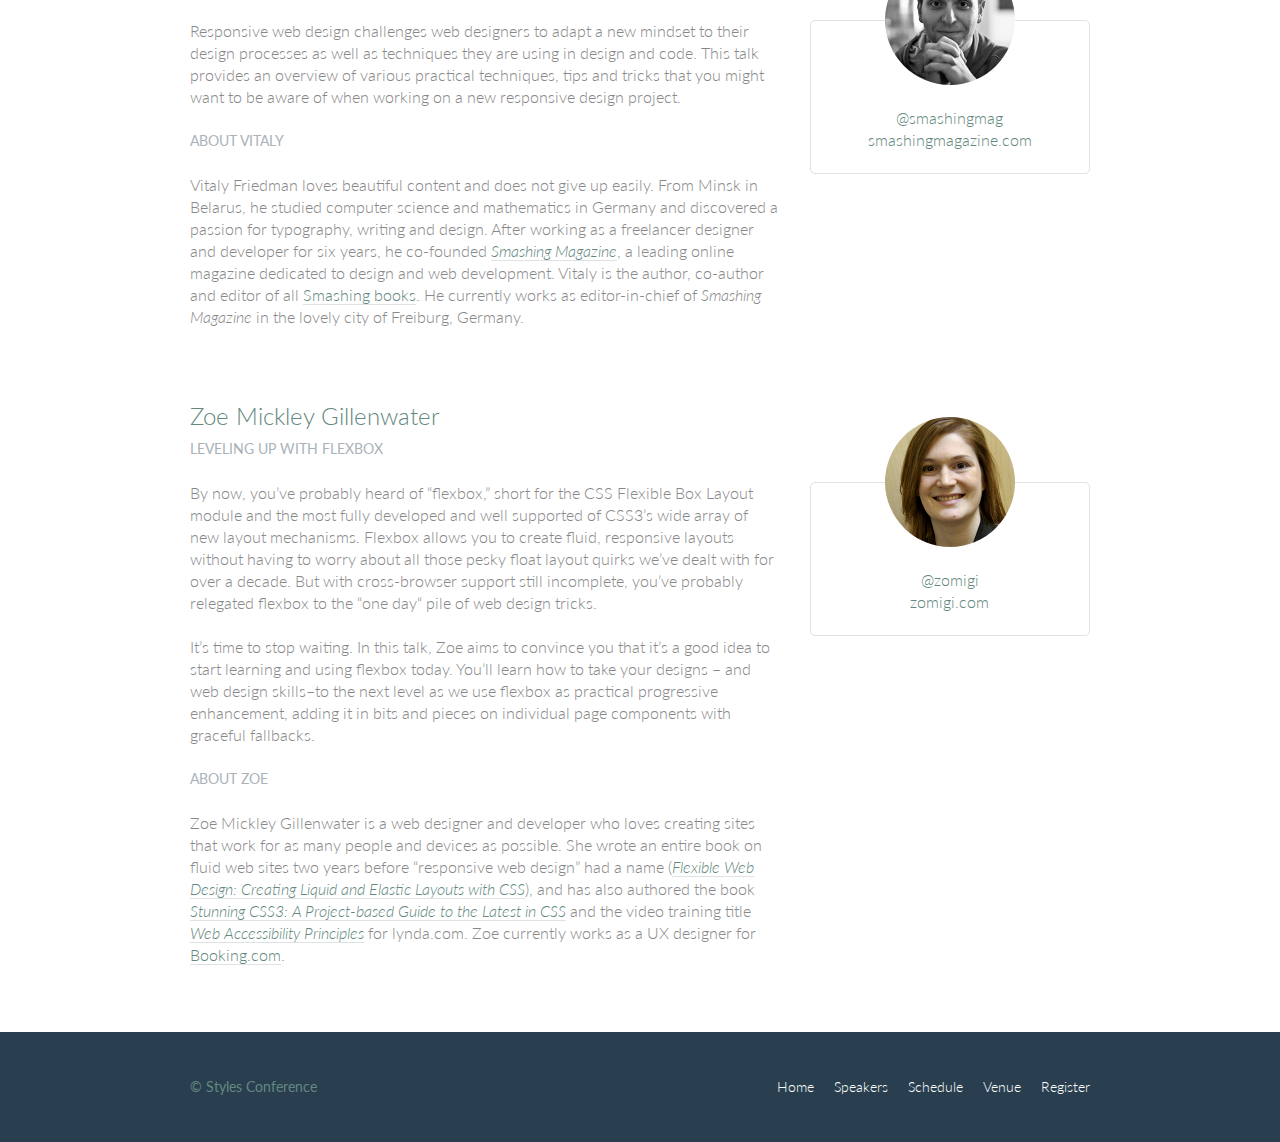
<file: styles- conference/speakers.html>
<!DOCTYPE html>
<html>
    <head>
        <meta charset="utf-8">
        <title>Styles Conference - Speakers</title>
        <link rel="stylesheet" href="assets/stylesheets/main.css">
        <link href="https://fonts.googleapis.com/css2?family=Lato:wght@100;300;400&display=swap" rel="stylesheet">
    </head>

    <body>
        <header class="primary-header container group">
            <h1 class="logo">
                <a href="index.html">Styles <br> Conference</a>
            </h1>
            <h3 class="tagline">August 24&ndash;26th &mdash; Chicago, IL</h3>
    
            <nav class="nav primary-nav">
                <ul>
                    <li><a href="index.html">Home</a></li><!--
                    --><li><a href="speakers.html">Speakers</a></li><!--
                    --><li><a href="schedule.html">Schedule</a></li><!--
                    --><li><a href="Venue.html">Venue</a></li><!--
                    --><li><a href="register.html">Register</a></li>
                </ul>
            </nav>
        </header>

        <section class="row-alt">
            <div class="lead container">
                <h1>Speakers</h1>

                <p>We&#8217;re happy to welcome over twenty speakers to present on the industry&#8217;s latest technologies. Prepare for an inspiration extravaganza.</p>

            </div>
        </section>

        <section class="row">
            <div class="grid">

                <section class="speaker" id="aaron-irizarry">
                    <div class="col-2-3">
                        <h2>Aaron Irizarry</h2>
                        <h5>Designing A Culture Of Design</h5>
                        <p>
                            Workplace culture doesn't start with beanbags, foosball tables, or a beer fridge, and it
                            doesn't end with neckties, PCs, or big corporations. It's the unwritten rules, behavior,
                            beliefs, and the motivations that enable good work to get done, or it's what stifles a
                            workforce. For design to be most effective and for designers to feel valued, we need to
                            work in a culture that embraces design and allows it to succeed.
                        </p>
                        <p>
                            In Aaron's session he will explore how to recognize the traits of organizations that *get*
                            design, both large and small. He will share what those teams, departments, And
                            companies have that others don't, and more importantly, how to begin to change your
                            own workplace's culture. Once you've worked within a culture of design it's almost
                            impossible to imagine yourself anywhere else.
                        </p>
                        <h5>About Aaron</h5>
                        <p>
                            Aaron Irizarry is a Senior Product Designer for Nasdaq OMX, a lover of heavy metal, a
                            foodie, and a master of BBQ arts. You can find some of his throughts and presentations
                            on the conversation surrounding design over at <a href="http://www.discussingdesign.com/">discussingdesign.com</a>.
                        </p>
                    </div><!--
                    --><aside class="col-1-3">
                        <div class="speaker-info">
                            <img src="assets/images/speakers/aaron-irizarry.jpg" alt="Aaron Irizarry">
                            <ul>
                                <li><a href="https://twitter.com/aaroni>">@aaroni</a></li>
                                <li><a href="http://www.discussingdesign.com/">discussingdesign.com</a></li>
                            </ul>
                        </div>
                    </aside>
                </section>

                <section class="speaker" id="adam-connor">
                    <div class="col-2-3">
                        <h2>Adam Connor</h2>
                        <h5>Lights! Camera! Interaction! Design Inspiration from Filmakers</h5>
                        <p>
                            Films succeed in evoking responses and engaging audiences only with a combination of
                            well-written narrative and effective storytelling technique. It's the filmakers's job to
                            put this together. To do so they've developed processes, tools and techniques that allow
                            them to focus attention, emphasize information, foreshadow and produce they many
                            elements that together comprise a well-told story.
                        </p>
                        <p>
                            With this workshop, we'll revisit the topic of using stories in design and expand on the 
                            technical aspects used in film to communicate. We'll look at some tools used in film, such
                            as cinematic patterns, beat sheets, and storyboards. We'll consider why they're used
                            and how we might look to them for inspiration.
                        </p>
                        <h5>About Adam</h5>
                        <p>
                            Adam Connor is a designer, illustrator and speaker passionate about collaboration,
                            communication, creativity and storytelling. As an Experience Design Director with
                            Mad*Pow, Adam combines 10+ years of experience in interaction and experience
                            design with a background in computer science, film, and animation to create effective
                            and easy-to-use digital products and services. He believes that no matter how utilitarian
                            a tool is, at the core of its creation lies a story; uncovering that story is key to its success.
                            Occasionally, he shares his perspectives on design at <a href="http://adamconnor.com/">adamconnor.com</a> and
                            <a href="http://www.discussingdesign.com">discussingdesign.com</a>.
                        </p>
                    </div><!--
                    --><aside class="col-1-3">
                        <div class="speaker-info">
                            <img src="assets/images/speakers/adam-connor.jpg" alt="Adam Connor">
                            <ul>
                                <li><a href="https://twitter.com/adamconnor">@adamconnor</a></li>
                                <li><a href="http://adamconnor.com/">adamconnor.com</a></li>
                            </ul>
                        </div>
                    </aside>
                </section>

                <section class="speaker" id="aj-self">
                    <div class="col-2-3">
                        <h2>AJ Self</h2>
                        <h5>(You Should Be) Testing Your JavaScript</h5>
                        <p>
                            JavaScript applications frequently utilize battle-tested libraries like jQuery, AngularJS,
                            Backbone.js and more, but how can we be sure that our code is ready for production?
                            This talk will share tips on how writing tests can be written easily and quickly and how
                            to remove buggy code through testing.
                        </p>
                        <h5>About AJ</h5>
                        <p>
                            AJ is a software engineer specializing in JavaScript working at Belly in Chicago. Lately
                            he has been writing applications with AngularJS and loving it. When not coding he is out
                            loving the outdoors with this dog, Sunshine.
                        </p>
                    </div><!--
                    --><aside class="col-1-3">
                        <div class="speaker-info">
                            <img src="assets/images/speakers/aj-self.jpg" id="AJ Self">
                            <ul>
                                <li><a href="https://twitter.com/ajself">@ajself</a></li>
                            </ul>
                        </div>
                    </aside>
                </section>

                <section class="speaker" id="arman-ghosh">
                    <div class="col-2-3">
                        <h2>Arman Ghosh</h2>
                        <h5>Designing Deals: How Good Design Drives Sales</h5>
                        <p>
                            Perception influences decisions, especially when it comes to selling products and
                            services. Learn why before you even start sales conversations; good, thoughtful design
                            and presentation will define you and your ability to close deals.
                        </p>
                        <h5>About Arman</h5>
                        <p>
                            Arman is an entrepreneur who has his roots planted in building aggressive sales and
                            revenue-generating teams. Having built out national sales and operations teams in the
                            B2B and consumer spaces, his focus has been driving aggressive growth for
                            technology-based companies. He has an extensive operating background and has built a
                            career disrupting sales processes and approaches with companies during the same in
                            their respective technology spaces.
                        </p>
                    </div><!--
                    --><aside class="col-1-3">
                        <div class="speaker-info">
                            <img src="assets/images/speakers/arman-ghosh.jpg" alt="Arman Ghosh">
                            <ul>
                                <li><a href="https://twitter.com/armanghosh">@armanghosh</a></li>
                            </ul>
                        </div>
                    </aside>
                </section>

                <section class="speaker" id="bermon-painter">
                    <div class="col-2-3">
                        <h2>Bermon Painter</h2>
                        <h5>Death To Wireframes: Long Live Rapid Prototyping</h5>
                        <p>
                            Static wireframes are a drag on the whole design process. Prototyping makes things a
                            little better by allowing you to stitch together static wireframes or mockups while
                            adding basic interactions. Rapid prototyping with HTML, CSS, and JavaScript is even
                            better and faster; it increases collaboration and improves the iteration process. Kill your
                            wireframes. Long live rapid prototyping.
                        </p>
                        <h5>About Bermon</h5>
                        <p>
                            Bermon is the organizer of various community groups for user experience designers
                            and front-end developers, and the organizer of Blend Conference, a three-day, multi-
                            track event for user experience strategists, designers and developers. He also leads the
                            user experience team for Cardinal Solutions&#8217; Charolette office, where he consults with
                            large enterprise clients on interesting problems across user experience, design and
                            front-end development.
                        </p>
                    </div><!--
                    --><aside class="col-1-3">
                        <div class="speaker-info">
                            <img src="assets/images/speakers/bermon-painter.jpg" alt="Bermon Painter">
                            <ul>
                                <li><a href="https://twitter.com/bermonpainter">@bermonpainter</a></li>
                                <li><a href="http://bermonpainter.com/">bermonpainter.com</a></li>
                            </ul>
                        </div>
                    </aside>
                </section>

                <section class="speaker" id="brad-smith">
                    <div class="col-2-3">
                        <h2>Brad Smith</h2>
                        <h5>What Designers and Strategists Can Learn From Dick Fosbury</h5>
                        <p>
                            Dick Fosbury is an American track and field athlete who challenged the conventional
                            approach to the high jump with an unorthodox &#8220;back first&#8221; technique that became
                            known as the Fosbury Flop. His innovative approach to a sport that seemed to have
                            reached its limits was ridiculed at first, with sportswriters labeling him &#8220;the world&#8217;s
                            laziest high jumper&#8221; &#8211; but today variations of the Fosbury Flop are used by almost
                            every high jumper.
                        </p>
                        <p>
                            We need to challenge conventions, too. Many of the design conventions used in web,
                            mobile and device interfaces have evolved from systems and processes that no longer
                            connect with our audiences&#8217; realities: a floppy disk as a metaphor to &#8220;save&#8221; information,
                            push buttons as control devices and typography standards derived from mechanical
                            typesetting.
                        </p>
                        <p>
                            As designers and strategists, we need to think like Dick Fosbury, to deconstruct
                            analogues, and to free ourselves from outdated ideas so that we can develop the new
                            interfaces and interactions of the future.
                        </p>
                        <h5>About Brad</h5>
                        <p>
                            Brad Smith is executive director for WebVisions, a conference that explores the future
                            of the web. Most recently he launched &#8220;The Institute for Social Good,&#8221; and organization
                            that connects non-profits with volunteers willing to spend a day building awesome web
                            and mobile apps to change the world for the better.
                        </p>
                    </div><!--
                    --><aside class="col-1-3">
                        <div class="speaker-info">
                            <img src="assets/images/speakers/brad-smith.jpg" alt="Brad Smith">
                            <ul>
                                <li><a href="http://www.webvisionsevent.com/">webvisionsevent.com</a></li>
                                <li><a href="http://www.instituteforsocialgood.org">instituteforsocialgood.org</a></li>
                            </ul>

                        </div>
                    </aside>
                </section>

                <section class="speaker" id="candi-lemoine">
                    <div class="col-2-3">
                        <h2>Candi Lemoine</h2>
                        <h5>Making Remote Development Work</h5>
                        <p>
                            It&#8217;s not uncommon for developers and designers to work from home. There are also a
                            few companies that have multiple offices. Working for a business that spans three
                            different time zones, Candi Lemoine will show how you make cross-office collaboration
                            work. She will suggest various helpful tools because constant communication is key.
                        </p>
                        <h5>About Candi</h5>
                        <p>
                            Candi Lemoine is a User Interface Developer at Dominion Marine Media as well as a
                            Customer Advocate at A Book Apart. Aside from researching about user experience
                            and design patterns, she also loves mentoring college students about the front-end side
                            of the web. She also enjoys participating in hackathons with other co-workers and 
                            students.
                        </p>
                    </div><!--
                    --><aside class="col-1-3">
                        <div class="speaker-info">
                            <img src="assets/images/speakers/candi-lemoine.jpg" alt="Candi Lemoine">
                            <ul>
                                <li><a href="https://twitter.com/candicodeit">@candicodeit</a></li>
                                <li><a href="http://candicode.it">candicode.it</a></li>
                            </ul>
                        </div>
                    </aside>
                </section>

                <section class="speaker" id="carolyn-chandler">
                    <div class="col-2-3">
                        <h2>Carolyn Chandler</h2>
                        <h5>The Business Of Play</h5>
                        <p>
                            Play isn&#8217;t just for kids and heavy gamers. Anyone with a Foursquare account knows that
                            &#8211; and the stickiness of a badge and a leaderboard. But a good, playful user experience
                            isn&#8217;t about those surface elements either &#8211; it&#8217;s about creating an environment with well-
                            understood rules, meaningful objectives, and a sense of fun. Whether you&#8217;re trying to
                            encourage people &#8211; or yourself &#8211; to save money or to lose weight, a focus on game
                            mechanics and play could be the trump card you&#8217;re looking for.
                        </p>
                        <h5>About Carolyn</h5>
                        <p>
                            Carolyn Chandler has been working in the field of User Experience Design for over 14
                            years. She was an adjunct professor at DePaul University and is the UX Design
                            Instructor at The Starter League, where she first developed her activity-based
                            approach for teaching core design concepts. Carolyn is the co-founder of The School for
                            Digital Craftsmanship and co-author of two books, <cite>A Project Guide to UX Design</cite> and
                            <cite>Adventures in Experience Design</cite>.
                        </p>
                    </div><!--
                    --><aside class="col-1-3">
                        <div class="speaker-info">
                            <img src="assets/images/speakers/carolyn-chandler.jpg" alt="Carolyn Chandler">
                            <ul>
                                <li><a href="https://twitter.com/chanan">@chanan</a></li>
                                <li><a href="http://dhalo.com/">dhalo.com</a></li>
                            </ul>
                        </div>
                    </aside>
                </section>

                <section class="speaker" id="chris-mills">
                    <div class="col-2-3">
                        <h2>Chris Mills</h2>
                        <h5>Heavy Metal Coding</h5>
                        <p>
                            In this unconventional talk, Chris Mills will encourage you to pick up some drum sticks
                            in addition to your laptop, and beat out a rhythm of learning - both of code and drum
                            beats! You'll learn basic JavaScript and CSS, plus beginner's heavy metal drum
                            patterns. The two are a marriage made in heaven, as nothing is a better antidote to
                            code frustration than beating seven shades of **** out of a drum kit.
                        </p>
                        <h5>About Chris</h5>
                        <p>
                            Chris Mills is a Senior Tech Writer at Mozilla, where he writes docs and demos about
                            open web apps, Firefox OS and related subjects. He loves tinkering around with HTML,
                            CSS, JavaScript and other web technologies, and gives occasional tech talks at 
                            conferences and universities.
                        </p>
                    </div><!--
                    --><aside class="col-1-3">
                        <div class="speaker-info">
                            <img src="assets/images/speakers/chris-mills.jpg" alt="Chris Mills">
                            <ul>
                                <li><a href="https://twitter.com/chrisdavidmills>">@chrisdavidmills</a></li>
                                <li><a href="https://developer.mozilla.org">developer.mozilla.org</a></li>
                            </ul>
                        </div>
                    </aside>
                </section>

                <section class="speaker" id="dan-denney">
                    <div class="col-2-3">
                        <h2>Dan Denney</h2>
                        <h5>Creating HTML Emails Can Be Fun</h5>
                        <p>
                            In this presentation Dan will share techniques on how to send awesome messages using
                            CSS, media queries and everyone&#8217;s favorite HTML element: tables. The fun part comes
                            in the tools available for automation and testing to make it feel less like 1999.
                        </p>
                        <h5>About Dan</h5>
                        <p>
                            Dan is a front-end dev at Envy Labs, where he works on client projects and Code
                            School. He has been called a &#8220;seriously good copy and paster&#8221; and he puts those skills to
                            use as he spends his days learning, unlearning and relearning how to build things for the
                            web.
                        </p>
                    </div><!--
                    --><aside class="col-1-3">
                        <div class="speaker-info">
                            <img src="assets/images/speakers/dan-denney.jpg" alt="Dan Denney">
                            <ul>
                                <li><a href="https://twitter.com/dandenney">@dandenney</a></li>
                                <li><a href="http://dandenney.com">dandenney.com</a></li>
                            </ul>
                        </div>
                    </aside>
                </section>

                <section class="speaker" id="darby-frey">
                    <div class="col-2-3">
                        <h2>Darby Frey</h2>
                        <h5>Building A Mobile Layout</h5>
                        <p>
                            Designing for mobile is challenging. With the ever-changing landscape of devices and
                            screen sizes, there is no way to predict every possible canvas we will be designing for.
                            Luckily, there are a few tools at out disposal that allow us to be confident in our designs.
                        </p>
                        <p>
                            In this session we will introduce some of these tools and dive into some code to see how
                            they can be used to create designs that look great on any device.
                        </p>
                        <h5>About Darby</h5>
                        <p>
                            Darby Frey is a software engineer and consultant who has worked on web and mobile
                            applciations for many clients including Groupon, Toyota, Paramount Pictures and
                            others. Currently he is working with Belly in Chicago to create the world&#8217;s best
                            customer loyalty platform. He can be found on Twitter at <a href="https://twitter.com/darbyfrey">@darbyfrey</a>.
                        </p>
                    </div><!--
                    --><aside class="col-1-3">
                        <div class="speaker-info">
                            <img src="assets/images/speakers/darby-frey.jpg" alt="Darby Frey">
                            <ul>
                                <li><a href="https://twitter.com/darbyfrey">@darbyfrey</a></li>
                                <li><a href="http://darbyfrey.com/">darbyfrey.com</a></li>
                            </ul>
                        </div>
                    </aside>
                </section>

                <section class="speaker" id="erica-decker">
                    <div class="col-2-3">
                        <h2>Erica Decker</h2>
                        <h5>What Disney Can Teach You about User Experience Design</h5>
                        <p>
                            From the creation of the 1937 film <cite>Snow White and the Seven Dwarves</cite>, to newer
                            animated films such as <cite>The Princess and the Frog</cite>, to the branded &#8220;Wonderful World of
                            Disney&#8221; itself, the Disney empire has been built upon a design ecosystem. Each film,
                            theme park, or cruise shares a holistic view of a perfect world across time and cultures.
                            Within each experience, the same beloved character traits are highlighted, similar visual
                            and animation styles are used, and the same story and musical techniques are leveraged
                            to bring the audience to an emotional place. This helps make the user experience
                            familiar and nostalgic, and lightens the audiences&#8217; cognitive load to promote enjoyment.
                            Join Erica as she highlights Disney&#8217;s user experience techniques and outlines how you
                            can use them to design an ecosystem that will leave behind a lasting legacy, even while
                            waiting in an extremely long line.
                        </p>
                        <h5>About Erica</h5>
                        <p>
                            Erica Decker is a designer, developer, and speaker with a passion for technology,
                            challenges, and all things design. She believes that fast-paced, iterative, holistic design is
                            the best way to drive product innovation, and can support that belief with a lot of
                            evidence. She has designed engaging digital experiences for Fortune 500 companies,
                            non-profits, and upcoming companies alike, and is currently writing this bio while
                            referring to herself in the third person.
                        </p>
                    </div><!--
                    --><aside class="col-1-3">
                        <div class="speaker-info">
                            <img src="assets/images/speakers/erica-decker.jpg" alt="Erica Decker">
                            <ul>
                                <li>Erica Decker</li>
                            </ul>
                        </div>
                    </aside>
                </section>

                <section class="speaker" id="estelle-weyl">
                    <div class="col-2-3">
                        <h2>Estelle Weyl</h2>
                        <h5>Select This!</h5>
                        <p>
                            Pick an element, any element. Style it. Manipulate it. No IDs. No classes. No jQuery
                            necessary. Learn all the new features of selectors in CSS and JavaScript hat enable you
                            to select this DOM node, that DOM node, and even an imaginary DOM node based on
                            attributes, relation to other elements, location in the DOM, or just an element&#8217;s mere
                            existence.
                        </p>
                        <h5>About Estelle</h5>
                        <p>
                            <a href="https://twitter.com/estellevw">Estelle Weyl</a> is an internationally published author (<cite><a href="http://shop.oreilly.com/product/0636920021711.do">Mobile HTML5</a></cite>, and <cite><a href="http://shop.oreilly.com/product/9780980846904.do">HTML5 and
                            CSS3 for the Real World</a></cite>), speaker, trainer and consultant. Estelle shares esoteric
                            tidbits learned while programming CSS, JavaScript and HTML, provides tutorials and
                            detailed grids of CSS3 and HTML5 support at <a href="http://www.standardista.com/">Standardista</a>. Her tutorials and
                            workshops are available on <a href="https://estelle.github.io/">GitHub</a>.
                        </p>
                    </div><!--
                    --><aside class="col-1-3">
                        <div class="speaker-info">
                            <img src="assets/images/speakers/estelle-weyl.jpg" alt="Estelle Weyl">
                            <ul>
                                <li><a href="https://twitter.com/estellevw">@estellevw</a></li>
                                <li><a href="http://standardista.com/">standardista.com</a></li>
                            </ul>
                        </div>
                    </aside>
                </section>

                <section class="speaker" id="jen-myers">
                    <div class="col-2-3">
                        <h2>Jen Myers</h2>
                        <h5>Teaching Our CSS To Play Nice</h5>
                        <p>
                            Talk abstract: As our websites, applications and teams grow larger and more
                            complicated, so does our CSS. Before we know it, we find ourselves no longer with cute
                            little stylesheets, but sprawling, surly teenaged CSS that doesn&#8217;t always play nice with
                            others. We need to learn how to manage and optimize our CSS no matter how large the
                            project or diverse the team. If we start early, we can use best practices and tools to raise
                            full-grown stylesheets any designer or developer would be happy to work with.
                        </p>
                        <h5>About Jen</h5>
                        <p>
                            Jen Myers is a web designer/developer and part of the instructor team at Dev
                            Bootcamp in Chicago. In 2011, she founded the Columbus, Ohio chapter of Girl
                            Develop It, an organization that provides introductory coding classes aimed at women,
                            and she currently co-leads the Girl Develop It Chicago chapter. She speaks regularly
                            about design, development and diversity, and focuses on finding new ways to make both
                            technology and technology education accessible to everyone.
                        </p>
                    </div><!--
                    --><aside class="col-1-3">
                        <div class="speaker-info">
                            <img src="assets/images/speakers/jen-myers.jpg" alt="Jen Meyers">
                            <ul>
                                <li><a href="https://twitter.com/antiheroine">@antiheroine</a></li>
                                <li><a href="http://jenmyers.net/">jenmyers.net</a></li>
                            </ul>
                        </div>
                    </aside>
                </section>

                <section class="speaker" id="jenn-downs">
                    <div class="col-2-3">
                        <h2>Jenn Downs</h2>
                        <h5>What&#8217;s Stopping You?</h5>
                        <p>
                            Creating in the face of negativity, fear, health problems, and your inner critic can at
                            times feel impossible. Let&#8217;s face our fears together, name these problems and break
                            them down, silence our inner critics, and talk about when it&#8217;s time to take a break or let
                            go of a project for good.
                        </p>
                        <h5>About Jenn</h5>
                        <p>
                            Jenn Downs swung her way through the jungle at MailChimp from support to tech
                            writing to UX Design Research. After six years she&#8217;s been bitten by the
                            entrepreneurship bug and she is now the Business/Tech Manager for Carpenter Koby
                            Downs in Atlanta. Never one to only do one thing at a time, Jenn is also doing freelance
                            email marketing and UX work on the side.
                        </p>
                        <p>
                            Outside of loving the web, Jenn is a songwriter and loves Rock and Roll!
                        </p>
                    </div><!--
                    --><aside class="col-1-3">
                        <div class="speaker-info">
                            <img src="assets/images/speakers/jenn-downs.jpg" alt="Jenn Downs">
                            <ul>
                                <li><a href="https://twitter.com/beparticular">@beparticular</a></li>
                                <li><a href="http://beparticular.com/">beparticular.com</a></li>
                            </ul>
                        </div>
                    </aside>
                </section>

                <section class="speaker" id="jennifer-jones">
                    <div class="col-2-3">
                        <h2>Jennifer Jones</h2>
                        <h5>What Designers Can Learn From Parenting</h5>
                        <p>
                            That first client meeting may not feel as warm and fulfilling as the first time you hold
                            your newborn child, but consider the similarities.
                        </p>
                        <p>
                            You know each other but have never met. As the relationship grows you will have to rely
                            on your experiences and education to gently guide them while allowing flexibility for
                            projects to change and evolve. It's not your job to control everything, but if you are
                            successful you will create a well-rounded piece that everyone involved can love.
                        </p>
                        <h5>About Jennifer</h5>
                        <p>
                            Jennifer Jones is an event coordinator for the WebVisions Conference and also co-
                            authors a blog with her teenage daughter. She and her family live in Portland, Oregon
                            where she balances work, parenting and any other life challenge with honesty, humor
                            and liquor.
                        </p>
                    </div><!--
                    --><aside class="col-1-3">
                        <div class="speaker-info">
                            <img src="assets/images/speakers/jennifer-jones.jpg" alt="Jennifer Jones">
                            <ul>
                                <li><a href="https://twitter.com/Foerocious">@foerocious</a></li>
                            </ul>
                        </div>
                    </aside>
                </section>

                <section class="speaker" id="leslie-jensen-inman">
                    <div class="col-2-3">
                        <h2>Dr. Leslie Jensen-Inman</h2>
                        <h5>Designing To Learn</h5>
                        <p>
                            We&#8217;ve reached a point where non-designers understand the value of design. This has
                            led to an increase in demand for design talent. In the past, we would have turned to
                            institutions of higher education to help us find new talent; however, today&#8217;s graduates
                            often finish school without the skills they need to thrive in a professional design setting.
                        </p>
                        <p>
                            There is a massive gap between what students learn and what industry needs. This skills
                            gap leaves graduates unable to find jobs and hiring companies unable to find talent.
                            How we approach this challenge will affect the continued relevance and value of design.
                        </p>
                        <h5>About Leslie</h5>
                        <p>
                            <a href="http://www.jenseninman.com/">Dr. Leslie Jensen-Inman</a> is a designer, speaker, author, and educator. Leslie is co-founder
                            of the user experience design school <a href="http://www.centercentre.com/">Center Centre</a>, where she connects industry,
                            education, and community. Creative Director and co-author of <cite>InterACT with Web
                            Standards: A holistic approach to web design</cite>, Leslie has written articles for publications
                            such as <cite>A List Apart</cite>, <cite>The Pastry Box</cite>, <cite>Ladies int Tech</cite>, and <cite>.net Magazine</cite>.
                        </p>
                    </div><!--
                    --><aside class="col-1-3">
                        <div class="speaker-info">
                            <img src="assets/images/speakers/leslie-jensen-inman.jpg" alt="Leslie Jensen-Inman">
                            <ul>
                                <li><a href="https://twitter.com/jenseninman">@jenseninman</a></li>
                                <li><a href="http://unicorninstitute.com">unicorninstitute.com</a></li>
                            </ul>
                        </div>
                    </aside>
                </section>

                <section class="speaker" id="maya-bruck">
                    <div class="col-2-3">
                        <h2>Maya Bruck</h2>
                        <h5>So You Want to Be a Unicorn</h5>
                        <p>
                            They&#8217;re elusive, those rare beings who do front-end development, visual design, project
                            management, UX, content strategy, and are whizzes at user research. In an industry
                            that&#8217;s constantly changing and evolving, there are both benefits and drawbacks to being
                            a generalist. We&#8217;ll walk through strategies to fill gaps in your skill set while working a
                            full-time job, and collaborative tools and techniques you can use while you quest to
                            learn it all.
                        </p>
                        <h5>About Maya</h5>
                        <p>
                            Maya Bruck is Creative Director at Pixo, a growing, employee-run digital consulting
                            agency, where she guides clients through identity crisis to a meaningful, impactful web
                            presence. In addition to conducting client therapy, she also designs websites and
                            applications that are both beautiful and organization changing.
                        </p>
                        <p>
                            A passion for collaboration and community led her to co-found the Champaign-Urbana
                            Design Organization (CUDO) in 2008, and through CUDO she has cultivated a vibrant
                            design culture in the community. She speaks regularly about design and client
                            management and is overcoming her fear of learning JavaScript.
                        </p>
                    </div><!--
                    --><aside class="col-1-3">
                        <div class="speaker-info">
                            <img src="assets/images/speakers/maya-bruck.jpg" alt="Maya Bruck">
                            <ul>
                                <li><a href="https://twitter.com/mayabruck">@mayabruck</a></li>
                                <li><a href="http://pixotech.com">pixotech.com</a></li>
                            </ul>
                        </div>
                    </aside>
                </section>

                <section class="speaker" id="russ-unger">
                    <div class="col-2-3">
                        <h2>Russ Unger</h2>
                        <h5>From Muppets To Mastery:Core UX Principles From Mr. Jim Henson</h5>
                        <p>
                            Jim Henson started working as a puppeteer in 1954, a fair 40-50 years before many of
                            us even considered User Experience as a career. He did, however, take it upon himself
                            to apply many of the core principles that UX Designers are falling love with today (or are
                            at least using as part of our everyday lives). Hang out for a quick dive into the life of Jim
                            Henson, with a view into his work from the perspective of how it pertains to what it is
                            we're doing today, that promises to even leave Waldorf and Statler happy.
                        </p>
                        <h5>About Russ</h5>
                        <p>
                            Russ Unger is an Experience Design Director for GE Capital, Americas, where he leads
                            teams and projects in design and research. He is co-author of the book <cite><a href="http://projectuxd.com/">A Project Guide 
                            to UX Design</a></cite> for New Riders(Voices That Matter). Russ is also working on a book on
                            guerrilla design and research methods that is due out, well, sometime.
                        </p>
                        <p>
                            Russ is co-founder of ChicagoCamps, which hosts low-cost, high-value technology
                            events in the Chicago area, and he is also on the Advisory Board for the Department of
                            Web Design and Development at Harrington College of Design. Russ has two
                            daughters who both draw better than he does and are currently beginning to surpass
                            his limited abilities in coding.
                        </p>
                    </div><!--
                    --><aside class="col-1-3">
                        <div class="speaker-info">
                            <img src="assets/images/speakers/russ-unger.jpg" alt="Russ Unger">
                            <ul>
                                <li><a href="https://twitter.com/russu">@russu</a></li>
                                <li><a href="http://www.userglue/">userglue.com</a></li>
                            </ul>
                        </div>
                    </aside>
                </section>

                <section class="speaker" id="shay-howe">
                    <div class="col-2-3">
                        <h2>Shay Howe</h2>
                        <h5>Less Is More: How Constraints Cultivate Growth</h5>
                        <p>
                            By setting constraints, we force ourselves to be more productive. They help us make
                            decisions, creating focus around the problem we are trying to solve. They improve our
                            consistency, which provides a better experience for our users. And they help us grow, a
                            valuable asset in times of innovation.
                        </p>
                        <h5>About Shay</h5>
                        <p>
                            As a designer and a front-end developer, Shay Howe has a passion for solving problems
                            while building creative and intuitive products. Shay specializes in product design and
                            interface development, specialties which he regularly writes and speaks about.
                        </p>
                    </div><!--
                    --><aside class="col-1-3">
                        <div class="speaker-info">
                            <img src="assets/images/speakers/shay-howe.jpg" alt="Shay Howe">
                            <ul>
                                <li><a href="https://twitter.com/shayhowe">@shayhowe</a></li>
                                <li><a href="http://learn.shayhowe.com/">learn.shayhowe.com</a></li>
                            </ul>
                        </div>
                    </aside>
                </section>

                <section class="speaker" id="tessa-harmon">
                    <div class="col-2-3">
                        <h2>Tessa Harmon</h2>
                        <h5>Crafty Coding: Generating Knitting Patterns</h5>
                        <p>
                            Garmet design doesn't have to be intimidating. Learn the math behind knitting a
                            sweater and program a fully customizable pattern generator in NodeJS. You will leave
                            with your own unique pattern app to share with the world! Basic programming and
                            knitting skills are recommended for this workshop.
                        </p>
                        <h5>About Tessa</h5>
                        <p>
                            Tessa Harmon is a full-stack web developer at <a href="http://www.skookum.com/">Skookum Digital Works</a> in Charlotte,
                            North Carolina. JavaScript and Ruby are her favorite languages. She's been knitting for
                            nearly as long as she's been programming and is suprised it took her <em>this</em> long to
                            consider mixing the two.
                        </p>
                    </div><!--
                    --><aside class="col-1-3">
                        <div class="speaker-info">
                            <img src="assets/images/speakers/tessa-harmon.jpg" alt="Tessa Harmon">
                            <ul>
                                <li><a href="https://github.com/glitterwitch">github.com/glitterwitch</a></li>
                            </ul>
                        </div>
                    </aside>
                </section>

                <section class="speaker" id="victoria-pater">
                    <div class="col-2-3">
                        <h2>Victoria Pater</h2>
                        <h5>Excellent Tacos Are Not Created in a Vacuum</h5>
                        <p>
                            From harmony and form to balance and hierarchy, we&#8217;ll be covering the 7 Principles of
                            Successful Tacos. This traditional Mexican dish paired with margaritas with help get the
                            creative juices flowing! We&#8217;ll combine a variety of shells, fillings, and garnishes while
                            discussing methods for achieving award-winning flavors. You&#8217;ll master the art of shape
                            and proportion while also uncommon knowledge about tacodillas. If tacos are
                            your passion, please come hungry.
                        </p>
                        <h5>About Victoria</h5>
                        <p>
                            Victoria is a <a href="http://www.modest.com/">Modest</a> UX Designer in Chicago. She focuses on making mobile commerce
                            better for everyone. As a co-founder of <a href="http://quitestrong.com/">Quite Strong</a>, a female collaborative, she is a
                            dedicated advocate for diversity in the design and tech fields. When asked what three
                            things should could not live without she replied, &#8220;tacos, travel, and emojis&#8221; ...obviously.
                        </p>
                    </div><!--
                    --><aside class="col-1-3">
                        <div class="speaker-info">
                            <img src="assets/images/speakers/victoria-pater.jpg" alt="Victoria Pater">
                            <ul>
                                <li><a href="https://twitter.com/victoriap8er">@victoriap8er</a></li>
                                <li><a href="http://midmodpin.com/">midmodpin.com</a></li>
                            </ul>
                        </div>
                    </aside>
                </section>

                <section class="speaker" id="vitaly-friedman">
                    <div class="col-2-3">
                        <h2>Vitaly Friedman</h2>
                        <h5>Responsive Web Design: Clever Tips and Techniques</h5>
                        <p>
                            Responsive web design challenges web designers to adapt a new mindset to their
                            design processes as well as techniques they are using in design and code. This talk
                            provides an overview of various practical techniques, tips and tricks that you might
                            want to be aware of when working on a new responsive design project.
                        </p>
                        <h5>About Vitaly</h5>
                        <p>
                            Vitaly Friedman loves beautiful content and does not give up easily. From Minsk in
                            Belarus, he studied computer science and mathematics in Germany and discovered a
                            passion for typography, writing and design. After working as a freelancer designer and
                            developer for six years, he co-founded <cite><a href="http://smashingmagazine.com/">Smashing Magazine</a></cite>, a leading online magazine
                            dedicated to design and web development. Vitaly is the author, co-author and editor of
                            all <a href="https://shop.smashingmagazine.com">Smashing books</a>. He currently works as editor-in-chief of <cite>Smashing Magazine</cite> in the
                            lovely city of Freiburg, Germany.
                        </p>
                    </div><!--
                    --><aside class="col-1-3">
                        <div class="speaker-info">
                            <img src="assets/images/speakers/vitaly-friedman.jpg" alt="Vitaly Friedman">
                            <ul>
                                <li><a href="https://twitter.com/smashingmag">@smashingmag</a></li>
                                <li><a href="http://smashingmagazine.com/">smashingmagazine.com</a></li>
                            </ul>
                        </div>
                    </aside>
                </section>

                <section id="zoe-mickley-gillenwater">
                    <div class="col-2-3">
                        <h2>Zoe Mickley Gillenwater</h2>
                        <h5>Leveling Up with Flexbox</h5>
                        <p>
                            By now, you&#8217;ve probably heard of &#8220;flexbox,&#8221; short for the CSS Flexible Box Layout
                            module and the most fully developed and well supported of CSS3&#8217;s wide array of new
                            layout mechanisms. Flexbox allows you to create fluid, responsive layouts without
                            having to worry about all those pesky float layout quirks we&#8217;ve dealt with for over a
                            decade. But with cross-browser support still incomplete, you&#8217;ve probably relegated
                            flexbox to the &#8220;one day&#8220; pile of web design tricks.
                        </p>
                        <p>
                            It&#8217;s time to stop waiting. In this talk, Zoe aims to convince you that it&#8217;s a good idea to
                            start learning and using flexbox today. You&#8217;ll learn how to take your designs &#8211; and web
                            design skills&#8211;to the next level as we use flexbox as practical progressive enhancement,
                            adding it in bits and pieces on individual page components with graceful fallbacks.
                        </p>
                        <h5>About Zoe</h5>
                        <p>
                            Zoe Mickley Gillenwater is a web designer and developer who loves creating sites that
                            work for as many people and devices as possible. She wrote an entire book on fluid web
                            sites two years before &#8220;responsive web design&#8221; had a name (<cite><a href="http://www.flexiblewebbook.com">Flexible Web Design:
                            Creating Liquid and Elastic Layouts with CSS</a></cite>), and has also authored the book <cite><a href="http://www.stunningcss3.com/">Stunning
                            CSS3: A Project-based Guide to the Latest in CSS</a></cite> and the video training title <cite><a href="http://zomigi.com/publications/#pub-accessibility">Web
                            Accessibility Principles</a></cite> for lynda.com. Zoe currently works as a UX designer for
                            <a href="https://www.booking.com/">Booking.com</a>.
                        </p>
                    </div><!--

                    --><aside class="col-1-3">
                        <div class="speaker-info">
                            <img src="assets/images/speakers/zoe-mickley-gillenwater.jpg" alt="Zoe Mickley Gillenwater">
                            <ul>
                                <li><a href="https://twitter.com/zomigi">@zomigi</a></li>
                                <li><a href="http:/zomigi.com/">zomigi.com</a></li>
                            </ul>
                        </div>
                    </aside>
                </section>
            </div>
        </section>
    
        <footer class="primary-footer container group">
            <small>&copy; Styles Conference</small>
    
            <nav class="nav">
                <ul>
                    <li><a href="index.html">Home</a></li><!--
                    --><li><a href="speakers.html">Speakers</a></li><!--
                    --><li><a href="schedule.html">Schedule</a></li><!--
                    --><li><a href="Venue.html">Venue</a></li><!--
                    --><li><a href="register.html">Register</a></li>
                </ul>
            </nav>
        </footer>
    </body>
</html>
</file>
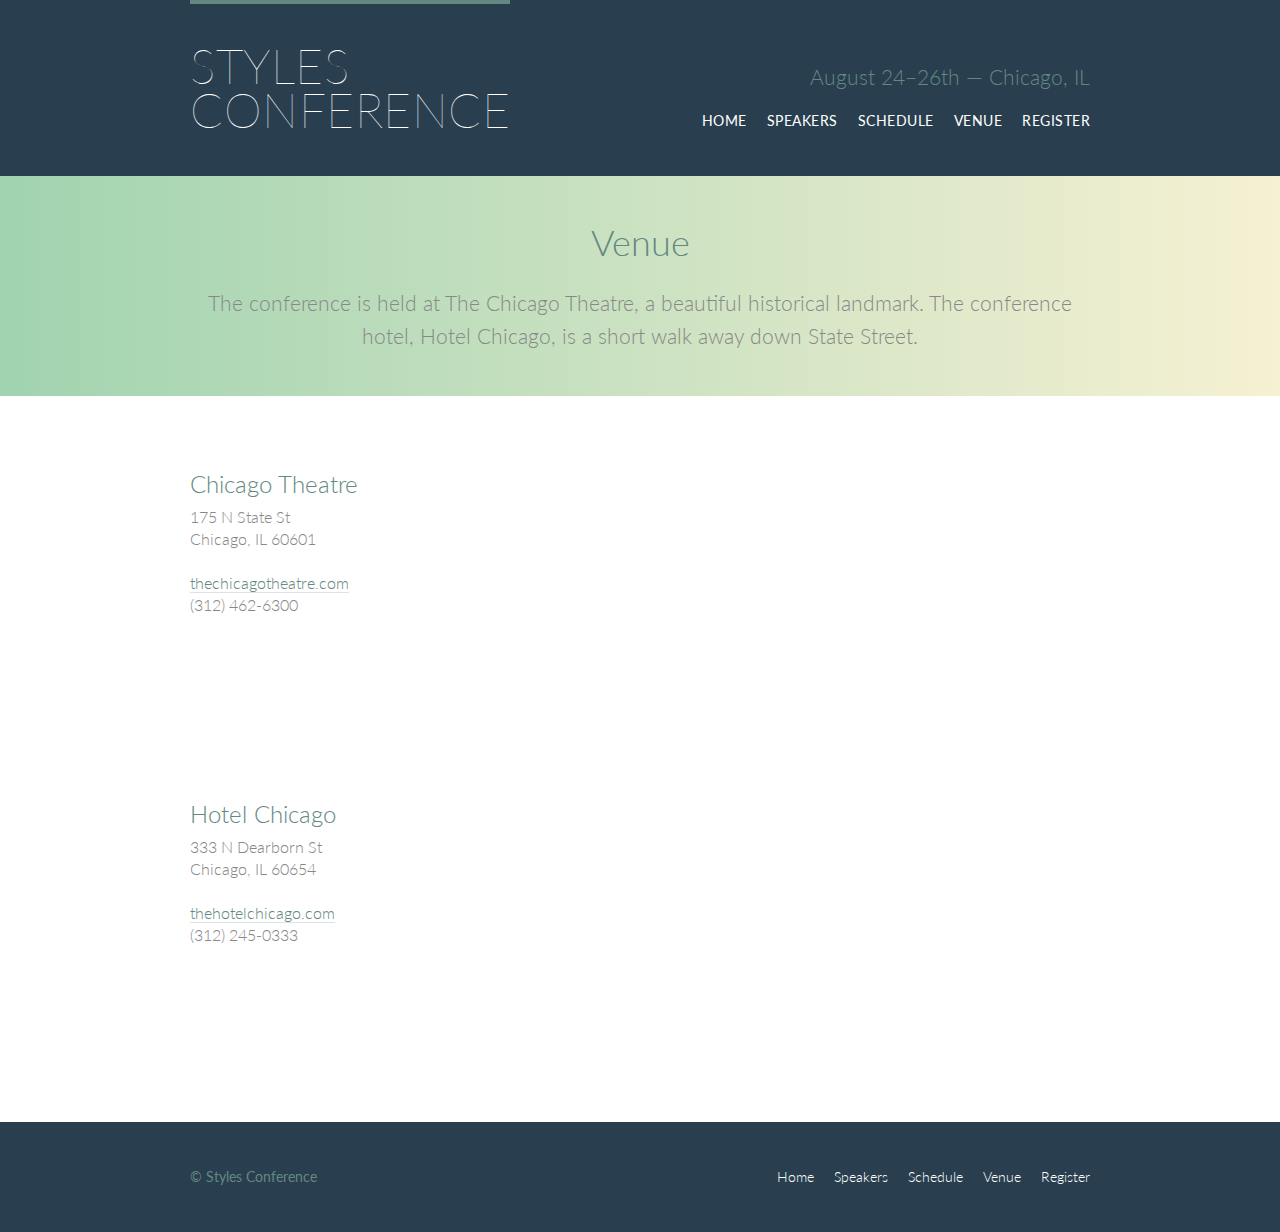
<file: styles- conference/venue.html>
<!DOCTYPE html>
<html>
    <head>
        <meta charset="utf-8">
        <title>Styles Conference - Venue</title>
        <link rel="stylesheet" href="assets/stylesheets/main.css">
        <link href="https://fonts.googleapis.com/css2?family=Lato:wght@100;300;400&display=swap" rel="stylesheet">
    </head>

    <body>
        <header class="primary-header container group">
            <h1 class="logo">
                <a href="index.html">Styles <br> Conference</a>
            </h1>
            <h3 class="tagline">August 24&ndash;26th &mdash; Chicago, IL</h3>
    
            <nav class="nav primary-nav">
                <ul>
                    <li><a href="index.html">Home</a></li><!--
                    --><li><a href="speakers.html">Speakers</a></li><!--
                    --><li><a href="schedule.html">Schedule</a></li><!--
                    --><li><a href="Venue.html">Venue</a></li><!--
                    --><li><a href="register.html">Register</a></li>
                </ul>
            </nav>
        </header>

        <section class="row-alt">
            <div class="lead container">
                <h1>Venue</h1>

                <p>The conference is held at The Chicago Theatre, a beautiful historical landmark. The conference hotel, Hotel Chicago, is a short walk away down State Street.</p>
            </div>
        </section>

        <section class="row">
            <div class="grid">
                <section class="venue-theatre">

                    <div class="col-1-3">
                        <h2>Chicago Theatre</h2>
                        <p>175 N State St <br> Chicago, IL 60601</p>
                        <p><a href="http://www.thechicagotheatre.com/">thechicagotheatre.com</a> <br> (312) 462-6300</p>
                    </div><!--
                        
                    --><iframe class="venue-map col-2-3" src="https://www.google.com/maps/embed?pb=!1m5!3m3!1m2!1s0x880e2ca55810a493%3A0x4700ddf60fcbfad6!2schicago+theatre!5e0!3m2!1sen!2sus!4v1388701393606"></iframe>
                    
                </section>

                <section class="venue-hotel">

                    <div class="col-1-3">
                        <h2>Hotel Chicago</h2>
                        <p>333 N Dearborn St <br> Chicago, IL 60654</p>
                        <p><a href="http://thehotelchicago.com/">thehotelchicago.com</a> <br> (312) 245-0333</p>
                    </div><!--
                    --><iframe class="venue-map col-2-3" src="https://www.google.com/maps/embed?pb=!1m5!3m3!1m2!1s0x880e2cb1da049173%3A0xa5c91d255a775f0b!2sHotel+Sax+Chicago%2C+North+Dearborn+Street%2C+Chicago%2C+IL!5e0!3m2!1sen!2sus!4v1388702493978"></iframe>

                </section>

            </div>
        </section>
    
        <footer class="primary-footer container group">
            <small>&copy; Styles Conference</small>
    
            <nav class="nav">
                <ul>
                    <li><a href="index.html">Home</a></li><!--
                    --><li><a href="speakers.html">Speakers</a></li><!--
                    --><li><a href="schedule.html">Schedule</a></li><!--
                    --><li><a href="Venue.html">Venue</a></li><!--
                    --><li><a href="register.html">Register</a></li>
                </ul>
            </nav>
        </footer>
    </body>
</html>
</file>
<file: styles- conference/assets/stylesheets/main.css>
/* http://meyerweb.com/eric/tools/css/reset/ 2. v2.0 | 20110126
  License: none (public domain)
*/

html, body, div, span, applet, object, iframe,
h1, h2, h3, h4, h5, h6, p, blockquote, pre,
a, abbr, acronym, address, big, cite, code,
del, dfn, em, img, ins, kbd, q, s, samp,
small, strike, strong, sub, sup, tt, var,
b, u, i, center,
dl, dt, dd, ol, ul, li,
fieldset, form, label, legend,
table, caption, tbody, tfoot, thead, tr, th, td,
article, aside, canvas, details, embed,
figure, figcaption, footer, header, hgroup,
menu, nav, output, ruby, section, summary,
time, mark, audio, video {
  margin: 0;
  padding: 0;
  border: 0;
  font-size: 100%;
  font: inherit;
  vertical-align: baseline;
}
/* HTML5 display-role reset for older browsers */
article, aside, details, figcaption, figure,
footer, header, hgroup, menu, nav, section {
  display: block;
}
body {
  line-height: 1;
}
ol, ul {
  list-style: none;
}
blockquote, q {
  quotes: none;
}
blockquote:before, blockquote:after,
q:before, q:after {
  content: '';
  content: none;
}
table {
  border-collapse: collapse;
  border-spacing: 0;
}

/*
  ========================================
  Custom styles
  ========================================
*/

body {
  background: #293f50;
  color: #888;
  font: 300 16px/22px "Lato", "Open Sans", "Helvetica Neue", Helvetica, Arial, sans-serif;
}

/*
  ========================================
  Grid
  ========================================
*/

*,
*:before,
*:after {
  -webkit-box-sizing: border-box;
     -moz-box-sizing: border-box;
          box-sizing: border-box;
}

.container,
.grid {
  margin: 0 auto;
  width: 960px;
}

.container {
  padding-left: 30px;
  padding-right: 30px;
}

.grid,
.col-1-3,
.col-2-3 {
  padding-left: 15px;
  padding-right: 15px;
}

.col-1-3,
.col-2-3 {
  display: inline-block;
  vertical-align: top;
}

.col-1-3 {
  width: 33.33%;
}

.col-2-3 {
  width: 66.66%;
}

/*
  ========================================
  Clearfix
  ========================================
*/

.group:before,
.group:after {
  content: "";
  display: table;
}
.group:after {
  clear: both;
}
.group {
  clear: both;
  *zoom: 1;
}

/*
  ========================================
  Rows
  ========================================
*/

.row,
.row-alt {
  min-width: 960px;
}

.row {
  background: #fff;
  padding: 66px 0 44px 0;
}

.row-alt {
  background: #cbe2c1;
  background: -webkit-linear-gradient(to right, #a1d3b0, #f6f1d3);
  background: -moz-linear-gradient(to right, #a1d3b0, #f6f1d3);
  background: linear-gradient(to right, #a1d3b0, #f6f1d3);
  padding: 44px 0 22px 0;
}

/*
  ========================================
  Typography
  ========================================
*/

h1, h2, h3, h4 {
  color: #648880;
}

h1, h3, h4, h5, p {
  margin-bottom: 22px;
}

h1 {
  font-size: 36px;
  line-height: 44px;
}

h2 {
  font-size: 24px;
  line-height: 44px;
}

h3 {
  font-size: 21px;
}

h4 {
  font-size: 18px;
}

h5 {
  color: #a9b2b9;
  font-size: 14px;
  font-weight: 400;
  text-transform: uppercase;
}

strong {
  font-weight: 400;
}

cite, em {
  font-style: italic;
}

/*
  ========================================
  Leads
  ========================================
*/

.lead {
  text-align: center;
}

.lead p {
  font-size: 21px;
  line-height: 33px;
}

/*
  ========================================
  Links
  ========================================
*/

a {
  color: #648880;
  text-decoration: none;
}

a:hover {
  color: #a9b2b9;
}

p a {
  border-bottom: 1px solid #dfe2e5;
}

.primary-header a,
.primary-footer a {
  color: #fff;
}

.primary-header a:hover,
.primary-footer a:hover {
  color: #648880;
}

/*
  ========================================
  Buttons
  ========================================
*/

.btn {
  border-radius: 5px;
  color: #fff;
  cursor: pointer;
  display: inline-block;
  font-weight: 400;
  letter-spacing: .5px;
  margin: 0;
  text-transform: uppercase;
}

.btn-alt {
  border: 1px solid #fff;
  padding: 10px 30px;
}

.btn-alt:hover {
  background: #fff;
  color: #648880;
}

.btn-default {
  border: 0;
  background: #648880;
  padding: 11px 30px;
  font-size: 14px;
}

.btn-default:hover {
  background: #77a198;
}

/*
  ========================================
  Primary header
  ========================================
*/

.logo {
  border-top: 4px solid #648880;
  float: left;
  font-size: 48px;
  font-weight: 100;
  letter-spacing: .5px;
  line-height: 44px;
  padding: 40px 0 22px 0;
  text-transform: uppercase;
}

.tagline {
  margin: 66px 0 22px 0;
  text-align: right;
}

.primary-nav {
  font-size: 14px;
  font-weight: 400;
  letter-spacing: .5px;
  text-transform: uppercase;
}

/*
  ========================================
  Primary footer
  ========================================
*/

.primary-footer {
  color: #648880;
  font-size: 14px;
  padding-bottom: 44px;
  padding-top: 44px;
}

.primary-footer small {
  float: left;
  font-weight: 400;
}

/*
  ========================================
  Navigation
  ========================================
*/

.nav {
  text-align: right;
}

.nav li {
  display: inline-block;
  margin: 0 10px;
  vertical-align: top;
}

.nav li:last-child {
  margin-right: 0;
}

/*
  ========================================
  Home
  ========================================
*/

.hero {
  color: #fff;
  line-height: 44px;
  padding: 22px 80px 66px 80px;
  text-align: center;
}

.hero h2 {
  font-size: 36px;
}

.hero p {
  font-size: 24px;
  font-weight: 100;
}

.teaser a:hover h3 {
  color: #a9b2b9;
}

.teaser img {
  border-radius: 5px;
  display: block;
  margin-bottom: 22px;
  max-width: 100%;
}

/*
  ========================================
  Speakers
  ========================================
*/

.speaker-info {
  border: 1px solid #dfe2e5;
  border-radius: 5px;
  margin-top: 88px;
  padding-bottom: 22px;
  text-align: center;
}

.speaker {
  margin-bottom: 44px;
}

.speaker-info img {
  border-radius: 50%;
  height: 130px;
  margin: -66px 0 22px 0;
  vertical-align: top;
}

/*
  ========================================
  Schedule
  ========================================
*/

table {
  margin-bottom: 44px;
  width: 100%;
}

table:last-child {
  margin-bottom: 0;
}

th,
td {
  padding-bottom: 22px;
  vertical-align: top;
}

th {
  padding-right: 45px;
  text-align: right;
  width: 20%;
}

td {
  width: 40%;
}

thead {
  line-height: 44px;
}

thead th {
  color: #648880;
  font-size: 24px;
}

tbody th {
  color: #a9b2b9;
  font-size: 14px;
  font-weight: 400;
  padding-top: 22px;
  text-transform: uppercase;
}

tbody td {
  border-top: 1px solid #dfe2e5;
  padding-top: 21px;
}

tbody td:first-of-type {
  padding-right: 15px;
}

tbody td:last-of-type {
  padding-left: 15px;
}

tbody td:only-of-type {
  padding-left: 0;
  padding-right: 0;
}

table a {
  color: #888;
}

table h4 {
  margin-bottom: 0;
}

.schedule-offset {
  color: #a9b2b9;
}

/*
  ========================================
  Venue
  ========================================
*/

.venue-theatre {
  margin-bottom:  66px;
}

.venue-hotel {
  margin-bottom: 22px;
}

.venue-map {
  height: 264px;
}

/*
  ========================================
  Register
  ========================================
*/

.why-attend {
  list-style: square;
  margin: 0 0 22px 30px;
}

form {
  margin-bottom: 22px;
}

input,
select,
textarea {
  font: 300 16px/22px "Lato", "Open Sans", "Helvetica Neue", Helvetica, Arial, sans-serif;
}

.register-group label {
  color: #648880;
  cursor: pointer;
  font-weight: 400;
}

.register-group input,
.register-group select,
.register-group textarea {
  border: 1px solid #c6c9cc;
  border-radius: 5px;
  color: #888;
  display: block;
  margin: 5px 0 27px 0;
  padding: 5px 8px;
}

.register-group input,
.register-group textarea {
  width: 100%;
}

.register-group select {
  height: 34px;
  width: 60px;
}

.register-group textarea {
  height: 78px;
}
</file>
